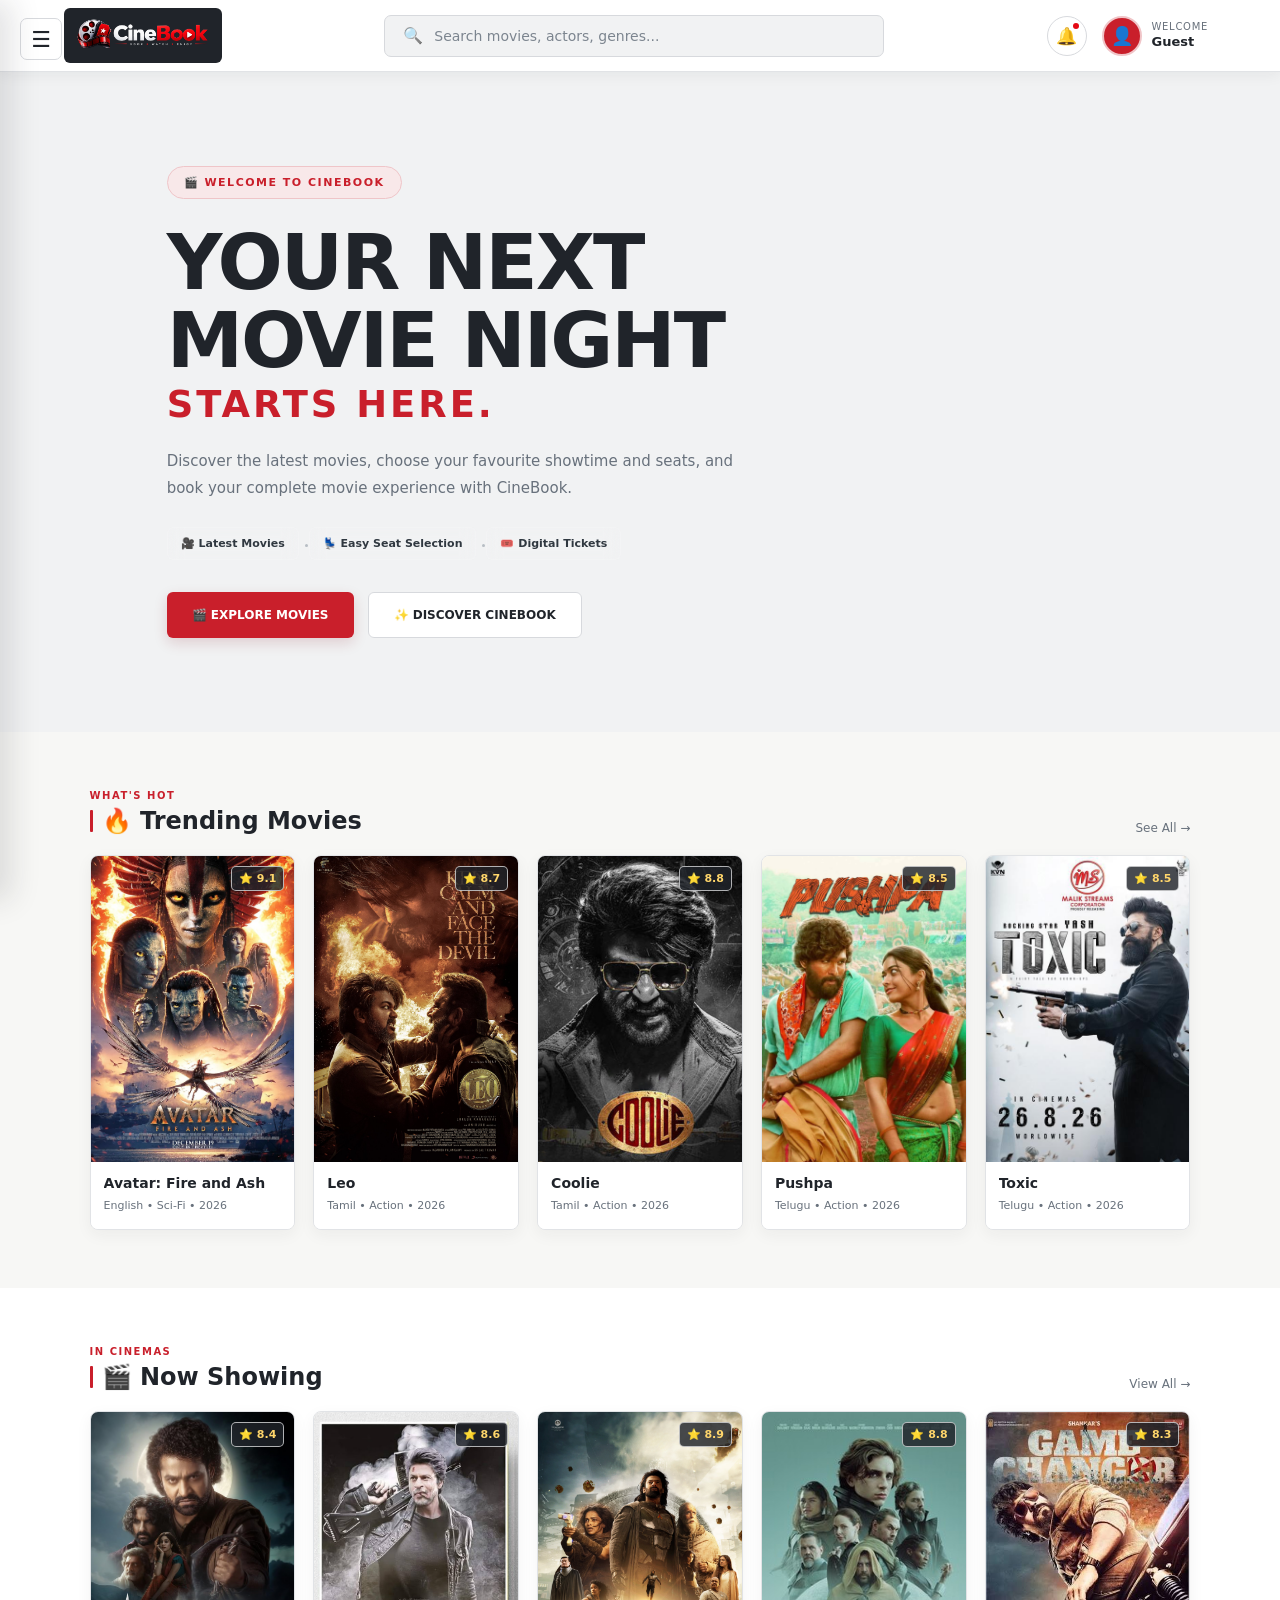
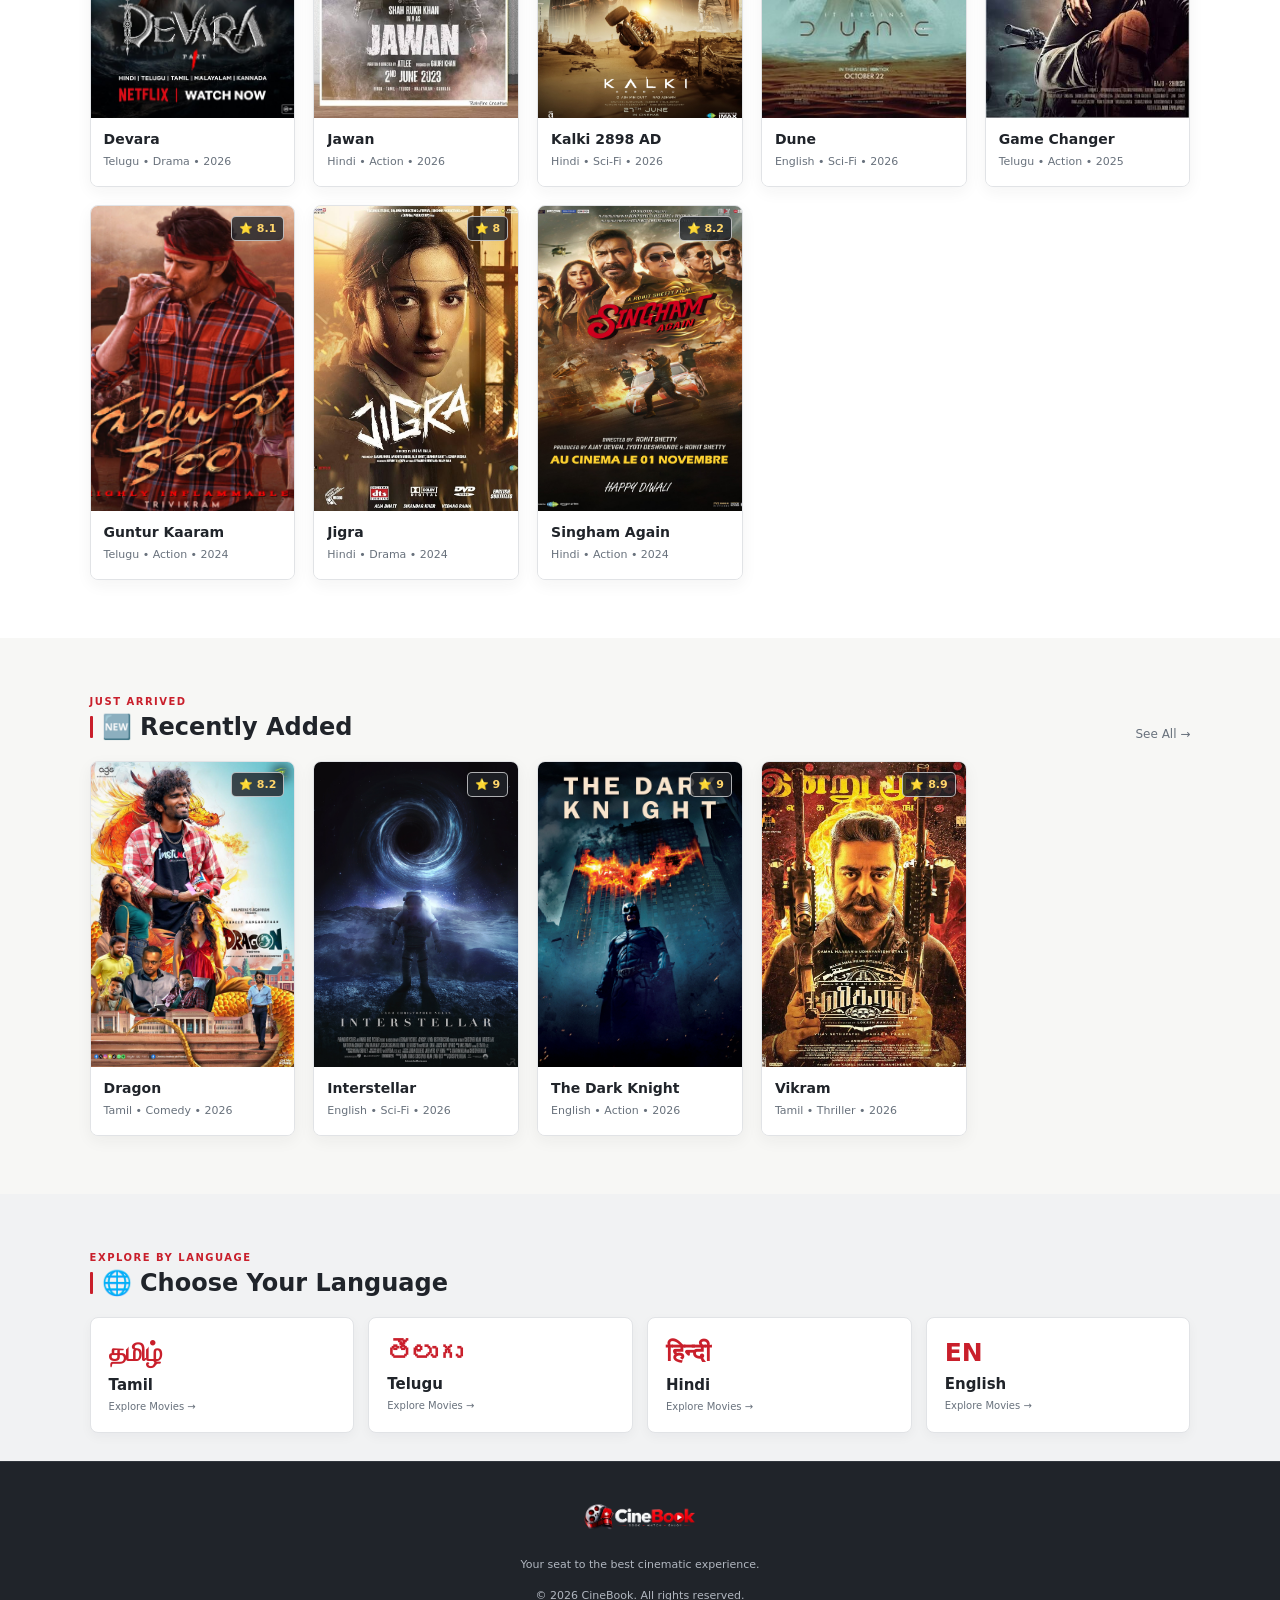
<file: cinebook/index.html>
<!DOCTYPE html>
<html lang="en">

<head>

    <meta charset="UTF-8">

    <meta
        name="viewport"
        content="width=device-width, initial-scale=1.0"
    >

    <title>CineBook | Movie Booking</title>

    <!-- FAVICON -->
    <link
        rel="icon"
        type="image/png"
        href="assests/logos/cinebook-logo.png"
    >

    <!-- MAIN CSS -->
    <link
        rel="stylesheet"
        href="css/style.css"
    >

    <!-- HOME PAGE FIXES -->
    <style>

        /* =========================================
           HOME PAGE
        ========================================== */

        body {
            min-height: 100vh;
            color: #ffffff;
            font-family: Arial, Helvetica, sans-serif;
        }


        /* =========================================
           MENU BUTTON
        ========================================== */

        .menu-button {
            position: fixed;

            top: 18px;
            left: 20px;

            width: 42px;
            height: 42px;

            display: flex;
            align-items: center;
            justify-content: center;

            border: 1px solid rgba(255,255,255,0.12);
            border-radius: 9px;

            background: rgba(7,9,16,0.90);

            color: #ffffff;

            font-size: 22px;

            cursor: pointer;

            z-index: 3000;

            transition: 0.3s ease;
        }


        .menu-button:hover {
            background: #e50914;
            border-color: #e50914;

            transform: translateY(-2px);
        }


        /* =========================================
           SIDEBAR
        ========================================== */

        .sidebar {
            position: fixed;

            top: 0;
            left: 0;

            width: 280px;
            height: 100vh;

            padding: 25px 18px;

            background:
                linear-gradient(
                    180deg,
                    rgba(12,14,23,0.98),
                    rgba(5,7,12,0.98)
                );

            border-right: 1px solid rgba(255,255,255,0.08);

            box-shadow:
                15px 0 50px rgba(0,0,0,0.45);

            backdrop-filter: blur(18px);

            z-index: 2900;

            transform: translateX(-100%);

            transition: transform 0.35s ease;

            overflow-y: auto;
        }


        /* SUPPORT BOTH OLD AND NEW MENU STATES */

        .sidebar.active {
            transform: translateX(0);
        }

        .sidebar.open {
            transform: translateX(0);
            left: 0;
        }


        /* =========================================
           SIDEBAR HEADER
        ========================================== */

        .sidebar-header {
            min-height: 60px;

            display: flex;
            align-items: center;
            justify-content: space-between;

            margin-bottom: 25px;
        }


        /* =========================================
           SIDEBAR LOGO
        ========================================== */

        .sidebar-logo {
            width: 150px;
            height: 45px;

            display: flex;
            align-items: center;

            overflow: hidden;

            text-decoration: none;
        }


        .sidebar-logo img {
            width: 150px !important;
            height: auto !important;

            max-width: 150px !important;
            max-height: 45px !important;

            display: block;

            object-fit: contain;
        }


        /* =========================================
           CLOSE BUTTON
        ========================================== */

        .close-sidebar {
            width: 35px;
            height: 35px;

            border: none;
            border-radius: 8px;

            background: rgba(255,255,255,0.06);

            color: #ffffff;

            font-size: 23px;

            cursor: pointer;

            transition: 0.3s ease;
        }


        .close-sidebar:hover {
            background: #e50914;
        }


        /* =========================================
           SIDEBAR NAVIGATION
        ========================================== */

        .sidebar-nav {
            display: flex;
            flex-direction: column;

            gap: 7px;
        }


        .nav-item {
            min-height: 48px;

            display: flex;
            align-items: center;

            gap: 14px;

            padding: 0 15px;

            border-radius: 9px;

            color: #aeb5c2;

            text-decoration: none;

            transition: 0.25s ease;
        }


        .nav-item span {
            width: 25px;

            text-align: center;

            font-size: 18px;
        }


        .nav-item p {
            margin: 0;

            font-size: 12px;

            font-weight: 700;
        }


        .nav-item:hover {
            background: rgba(229,9,20,0.10);

            color: #ffffff;

            transform: translateX(4px);
        }


        .nav-item.active {
            background: rgba(229,9,20,0.15);

            color: #ffffff;
        }


        /* =========================================
           DIVIDER
        ========================================== */

        .sidebar-divider {
            height: 1px;

            margin: 15px 5px;

            background: rgba(255,255,255,0.08);
        }


        /* =========================================
           SIDEBAR BOTTOM
        ========================================== */

        .sidebar-bottom {
            margin-top: 30px;

            padding: 18px;

            border-radius: 10px;

            background: rgba(255,255,255,0.035);

            text-align: center;
        }


        .sidebar-bottom p {
            color: #687283;

            font-size: 10px;

            line-height: 1.5;

            margin: 0;
        }


        /* =========================================
           OVERLAY
        ========================================== */

        .sidebar-overlay {
            position: fixed;

            inset: 0;

            background: rgba(0,0,0,0.60);

            opacity: 0;

            visibility: hidden;

            z-index: 2800;

            transition: 0.3s ease;
        }


        .sidebar-overlay.active,
        .sidebar-overlay.show {
            opacity: 1;

            visibility: visible;
        }


        /* =========================================
           HOME LOGO
        ========================================== */

        .brand img {
            width: 150px !important;

            height: auto !important;

            max-width: 150px !important;

            object-fit: contain;
        }


        /* =========================================
           HERO
        ========================================== */

        .hero-section {
            position: relative;

            overflow: hidden;
        }


        /* =========================================
           MOBILE
        ========================================== */

        @media (max-width: 600px) {

            .menu-button {
                top: 17px;

                left: 15px;

                width: 40px;
                height: 40px;
            }


            .sidebar {
                width: 260px;
            }


            .sidebar-logo {
                width: 140px;
            }


            .sidebar-logo img {
                width: 140px !important;

                max-width: 140px !important;
            }

        }

    </style>

</head>


<body>


    <!-- =========================================
         SIDEBAR
    ========================================== -->

    <aside
        class="sidebar"
        id="sidebar"
    >

        <div class="sidebar-header">

            <!-- SMALL CINEBOOK LOGO -->

            <a
                href="index.html"
                class="sidebar-logo"
            >

                <img
                    src="assests/logos/cinebook-logo.png"
                    alt="CineBook Logo"
                >

            </a>


            <!-- CLOSE BUTTON -->

            <button
                class="close-sidebar"
                id="closeSidebar"
                type="button"
                aria-label="Close menu"
            >
                ×
            </button>

        </div>


        <!-- =====================================
             NAVIGATION
        ====================================== -->

        <nav class="sidebar-nav">


            <!-- HOME -->

            <a
                href="index.html"
                class="nav-item active"
            >

                <span>🏠</span>

                <p>Home</p>

            </a>


            <!-- MOVIES -->

            <a
                href="movies.html"
                class="nav-item"
            >

                <span>🎬</span>

                <p>Movies</p>

            </a>


            <!-- TRENDING -->

            <a
                href="index.html#trending"
                class="nav-item"
            >

                <span>🔥</span>

                <p>Trending</p>

            </a>


            <!-- RECENTLY ADDED -->

            <a
                href="index.html#recent"
                class="nav-item"
            >

                <span>🆕</span>

                <p>Recently Added</p>

            </a>


            <!-- LANGUAGES -->

            <a
                href="index.html#languages"
                class="nav-item"
            >

                <span>🌐</span>

                <p>Languages</p>

            </a>


            <!-- DIVIDER -->

            <div class="sidebar-divider"></div>


            <!-- PROFILE -->

            <a
                href="profile.html"
                class="nav-item"
            >

                <span>👤</span>

                <p>Profile</p>

            </a>


            <!-- LOGOUT -->

            <a
                href="#"
                class="nav-item"
                id="logoutButton"
            >

                <span>🚪</span>

                <p>Logout</p>

            </a>


        </nav>


        <!-- =====================================
             SIDEBAR BOTTOM
        ====================================== -->

        <div class="sidebar-bottom">

            <p>
                Enjoy your movie night 🍿
            </p>

        </div>


    </aside>


    <!-- =========================================
         SIDEBAR OVERLAY
    ========================================== -->

    <div
        class="sidebar-overlay"
        id="sidebarOverlay"
    ></div>


    <!-- =========================================
         MAIN CONTENT
    ========================================== -->

    <main class="main-content">


        <!-- =========================================
             HEADER
        ========================================== -->

        <header class="top-header">


            <div class="header-left">


                <!-- MENU BUTTON -->

                <button
                    class="menu-button"
                    id="menuButton"
                    type="button"
                    aria-label="Open menu"
                >

                    ☰

                </button>


                <!-- CINEBOOK LOGO -->

                <a
                    href="index.html"
                    class="brand"
                >

                    <img
                        src="assests/logos/cinebook-logo.png"
                        alt="CineBook Logo"
                    >

                </a>


            </div>


            <!-- =====================================
                 SEARCH
            ====================================== -->

            <div class="search-container">


                <span class="search-icon">
                    🔍
                </span>


                <input
                    type="text"
                    id="movieSearch"
                    placeholder="Search movies, actors, genres..."
                    autocomplete="off"
                >


                <div
                    class="search-results"
                    id="searchResults"
                ></div>


            </div>


            <!-- =====================================
                 PROFILE / NOTIFICATION
            ====================================== -->

            <div class="header-right">


                <button
                    class="notification-button"
                    type="button"
                >

                    🔔

                </button>


                <a
                    href="profile.html"
                    class="profile-button"
                >


                    <div class="profile-avatar">

                        👤

                    </div>


                    <div class="profile-info">

                        <span>
                            Welcome
                        </span>

                        <strong id="userName">
                            Movie Lover
                        </strong>

                    </div>


                </a>


            </div>


        </header>


        <!-- =========================================
             HERO - CINEBOOK EXPERIENCE
        ========================================== -->

        <section class="hero-section">


            <div class="hero-background">

                <div class="hero-gradient"></div>

            </div>


            <div class="hero-content">


                <!-- BADGE -->

                <div class="hero-badge">

                    🎬 WELCOME TO CINEBOOK

                </div>


                <!-- TITLE -->

                <h1 class="hero-title">

                    YOUR NEXT MOVIE NIGHT

                    <span>
                        STARTS HERE.
                    </span>

                </h1>


                <!-- DESCRIPTION -->

                <p class="hero-description">

                    Discover the latest movies, choose your favourite
                    showtime and seats, and book your complete movie
                    experience with CineBook.

                </p>


                <!-- FEATURES -->

                <div class="hero-meta">


                    <span>
                        🎥 Latest Movies
                    </span>


                    <span>
                        💺 Easy Seat Selection
                    </span>


                    <span>
                        🎟️ Digital Tickets
                    </span>


                </div>


                <!-- BUTTONS -->

                <div class="hero-buttons">


                    <a
                        href="movies.html"
                        class="primary-button"
                    >

                        🎬 EXPLORE MOVIES

                    </a>


                    <button
                        type="button"
                        class="secondary-button"
                        id="discoverCinebookButton"
                    >

                        ✨ DISCOVER CINEBOOK

                    </button>


                </div>


            </div>


        </section>


        <!-- =========================================
             TRENDING MOVIES
        ========================================== -->

        <section
            class="movie-section"
            id="trending"
        >


            <div class="section-header">


                <div>

                    <p class="section-label">

                        WHAT'S HOT

                    </p>


                    <h2>

                        🔥 Trending Movies

                    </h2>

                </div>


                <a
                    href="movies.html"
                    class="see-all"
                >

                    See All →

                </a>


            </div>


            <div
                class="movie-grid"
                id="trendingMovies"
            ></div>


        </section>


        <!-- =========================================
             NOW SHOWING
        ========================================== -->

        <section
            class="movie-section"
        >


            <div class="section-header">


                <div>

                    <p class="section-label">

                        IN CINEMAS

                    </p>


                    <h2>

                        🎬 Now Showing

                    </h2>

                </div>


                <a
                    href="movies.html"
                    class="see-all"
                >

                    View All →

                </a>


            </div>


            <div
                class="movie-grid"
                id="nowShowingMovies"
            ></div>


        </section>


        <!-- =========================================
             RECENTLY ADDED
        ========================================== -->

        <section
            class="movie-section"
            id="recent"
        >


            <div class="section-header">


                <div>

                    <p class="section-label">

                        JUST ARRIVED

                    </p>


                    <h2>

                        🆕 Recently Added

                    </h2>

                </div>


                <a
                    href="movies.html"
                    class="see-all"
                >

                    See All →

                </a>


            </div>


            <div
                class="movie-grid"
                id="recentMovies"
            ></div>


        </section>


        <!-- =========================================
             LANGUAGES
        ========================================== -->

        <section
            class="language-section"
            id="languages"
        >


            <div class="section-header">


                <div>

                    <p class="section-label">

                        EXPLORE BY LANGUAGE

                    </p>


                    <h2>

                        🌐 Choose Your Language

                    </h2>

                </div>


            </div>


            <div class="language-grid">


                <!-- TAMIL -->

                <a
                    href="movies.html?language=Tamil"
                    class="language-card"
                    data-language="Tamil"
                >

                    <span>
                        தமிழ்
                    </span>

                    <strong>
                        Tamil
                    </strong>

                    <small>
                        Explore Movies →
                    </small>

                </a>


                <!-- TELUGU -->

                <a
                    href="movies.html?language=Telugu"
                    class="language-card"
                    data-language="Telugu"
                >

                    <span>
                        తెలుగు
                    </span>

                    <strong>
                        Telugu
                    </strong>

                    <small>
                        Explore Movies →
                    </small>

                </a>


                <!-- HINDI -->

                <a
                    href="movies.html?language=Hindi"
                    class="language-card"
                    data-language="Hindi"
                >

                    <span>
                        हिन्दी
                    </span>

                    <strong>
                        Hindi
                    </strong>

                    <small>
                        Explore Movies →
                    </small>

                </a>


                <!-- ENGLISH -->

                <a
                    href="movies.html?language=English"
                    class="language-card"
                    data-language="English"
                >

                    <span>
                        EN
                    </span>

                    <strong>
                        English
                    </strong>

                    <small>
                        Explore Movies →
                    </small>

                </a>


            </div>


        </section>



        <!-- =========================================
             CINEBOOK EXPERIENCE POPUP
        ========================================== -->

        <div
            class="cinebook-modal"
            id="cinebookModal"
        >


            <!-- OVERLAY -->

            <div
                class="cinebook-modal-overlay"
                id="cinebookModalOverlay"
            ></div>


            <!-- MODAL CONTENT -->

            <div class="cinebook-modal-content">


                <!-- CLOSE -->

                <button
                    type="button"
                    class="cinebook-modal-close"
                    id="cinebookModalClose"
                >

                    ×

                </button>


                <!-- HEADER -->

                <div class="cinebook-modal-header">


                    <span class="cinebook-modal-label">

                        ✨ THE CINEBOOK EXPERIENCE

                    </span>


                    <h2>

                        YOUR COMPLETE

                        <span>
                            MOVIE EXPERIENCE
                        </span>

                    </h2>


                    <p>

                        From discovering your favourite movie
                        to receiving your digital ticket,
                        CineBook makes your movie night simple,
                        smooth and enjoyable.

                    </p>


                </div>


                <!-- =====================================
                     FEATURES
                ====================================== -->

                <div class="cinebook-experience-grid">


                    <!-- FEATURE 1 -->

                    <div class="experience-card">


                        <div class="experience-icon">
                            🎬
                        </div>


                        <h3>
                            Discover Movies
                        </h3>


                        <p>
                            Explore trending, latest and
                            recently added movies.
                        </p>


                    </div>


                    <!-- FEATURE 2 -->

                    <div class="experience-card">


                        <div class="experience-icon">
                            🏢
                        </div>


                        <h3>
                            Choose Theatre
                        </h3>


                        <p>
                            Select your preferred theatre
                            and convenient showtime.
                        </p>


                    </div>


                    <!-- FEATURE 3 -->

                    <div class="experience-card">


                        <div class="experience-icon">
                            💺
                        </div>


                        <h3>
                            Select Your Seat
                        </h3>


                        <p>
                            Pick your favourite available
                            seats for the movie.
                        </p>


                    </div>


                    <!-- FEATURE 4 -->

                    <div class="experience-card">


                        <div class="experience-icon">
                            💳
                        </div>


                        <h3>
                            Easy Payment
                        </h3>


                        <p>
                            Complete your movie booking
                            through a simple payment process.
                        </p>


                    </div>


                    <!-- FEATURE 5 -->

                    <div class="experience-card">


                        <div class="experience-icon">
                            🎟️
                        </div>


                        <h3>
                            Digital Ticket
                        </h3>


                        <p>
                            Receive your booking confirmation
                            and digital movie ticket.
                        </p>


                    </div>


                    <!-- FEATURE 6 -->

                    <div class="experience-card">


                        <div class="experience-icon">
                            🍿
                        </div>


                        <h3>
                            Enjoy Your Movie
                        </h3>


                        <p>
                            Sit back, relax and enjoy
                            your cinematic experience.
                        </p>


                    </div>


                </div>


                <!-- =====================================
                     HOW IT WORKS
                ====================================== -->

                <div class="cinebook-how-it-works">


                    <span>
                        HOW IT WORKS
                    </span>


                    <div class="experience-steps">


                        <!-- 01 -->

                        <div>

                            <strong>
                                01
                            </strong>

                            <p>
                                Discover
                            </p>

                        </div>


                        <!-- 02 -->

                        <div>

                            <strong>
                                02
                            </strong>

                            <p>
                                Select
                            </p>

                        </div>


                        <!-- 03 -->

                        <div>

                            <strong>
                                03
                            </strong>

                            <p>
                                Choose Seat
                            </p>

                        </div>


                        <!-- 04 -->

                        <div>

                            <strong>
                                04
                            </strong>

                            <p>
                                Pay
                            </p>

                        </div>


                        <!-- 05 -->

                        <div>

                            <strong>
                                05
                            </strong>

                            <p>
                                Enjoy
                            </p>

                        </div>


                    </div>


                </div>


                <!-- START BOOKING -->

                <div class="cinebook-modal-action">


                    <a
                        href="movies.html"
                        class="cinebook-start-button"
                    >

                        🎟️ START BOOKING

                    </a>


                </div>


            </div>


        </div>


        <!-- =========================================
             FOOTER
        ========================================== -->

        <footer class="footer">


            <div class="footer-logo">


                <img
                    src="assests/logos/cinebook-logo.png"
                    alt="CineBook Logo"
                >


            </div>


            <p>

                Your seat to the best cinematic experience.

            </p>


            <p class="copyright">

                © 2026 CineBook. All rights reserved.

            </p>


        </footer>


    </main>


    <!-- =========================================
         JAVASCRIPT
    ========================================== -->

    <script src="data/movies.js"></script>

    <script src="js/auth.js"></script>

    <script src="js/app.js"></script>


    <!-- =========================================
         SIDEBAR JAVASCRIPT
    ========================================== -->

    <script>

        const menuButton =
            document.getElementById("menuButton");

        const sidebar =
            document.getElementById("sidebar");

        const closeSidebar =
            document.getElementById("closeSidebar");

        const sidebarOverlay =
            document.getElementById("sidebarOverlay");


        /* =========================================
           OPEN MENU
        ========================================== */

        menuButton.addEventListener(
            "click",
            function () {

                sidebar.classList.add("active");

                sidebarOverlay.classList.add("active");

            }
        );


        /* =========================================
           CLOSE MENU
        ========================================== */

        closeSidebar.addEventListener(
            "click",
            function () {

                sidebar.classList.remove("active");

                sidebar.classList.remove("open");

                sidebarOverlay.classList.remove("active");

                sidebarOverlay.classList.remove("show");

            }
        );


        /* =========================================
           CLICK OUTSIDE
        ========================================== */

        sidebarOverlay.addEventListener(
            "click",
            function () {

                sidebar.classList.remove("active");

                sidebar.classList.remove("open");

                sidebarOverlay.classList.remove("active");

                sidebarOverlay.classList.remove("show");

            }
        );


        /* =========================================
           ESCAPE KEY
        ========================================== */

        document.addEventListener(
            "keydown",
            function (event) {

                if (event.key === "Escape") {

                    sidebar.classList.remove("active");

                    sidebar.classList.remove("open");

                    sidebarOverlay.classList.remove("active");

                    sidebarOverlay.classList.remove("show");

                }

            }
        );


        /* =========================================
           CLOSE SIDEBAR AFTER NAVIGATION
        ========================================== */

        document.querySelectorAll(".sidebar .nav-item").forEach(
            function (item) {

                item.addEventListener(
                    "click",
                    function () {

                        sidebar.classList.remove("active");

                        sidebar.classList.remove("open");

                        sidebarOverlay.classList.remove("active");

                        sidebarOverlay.classList.remove("show");

                    }
                );

            }
        );

    </script>


</body>

</html>
</file>
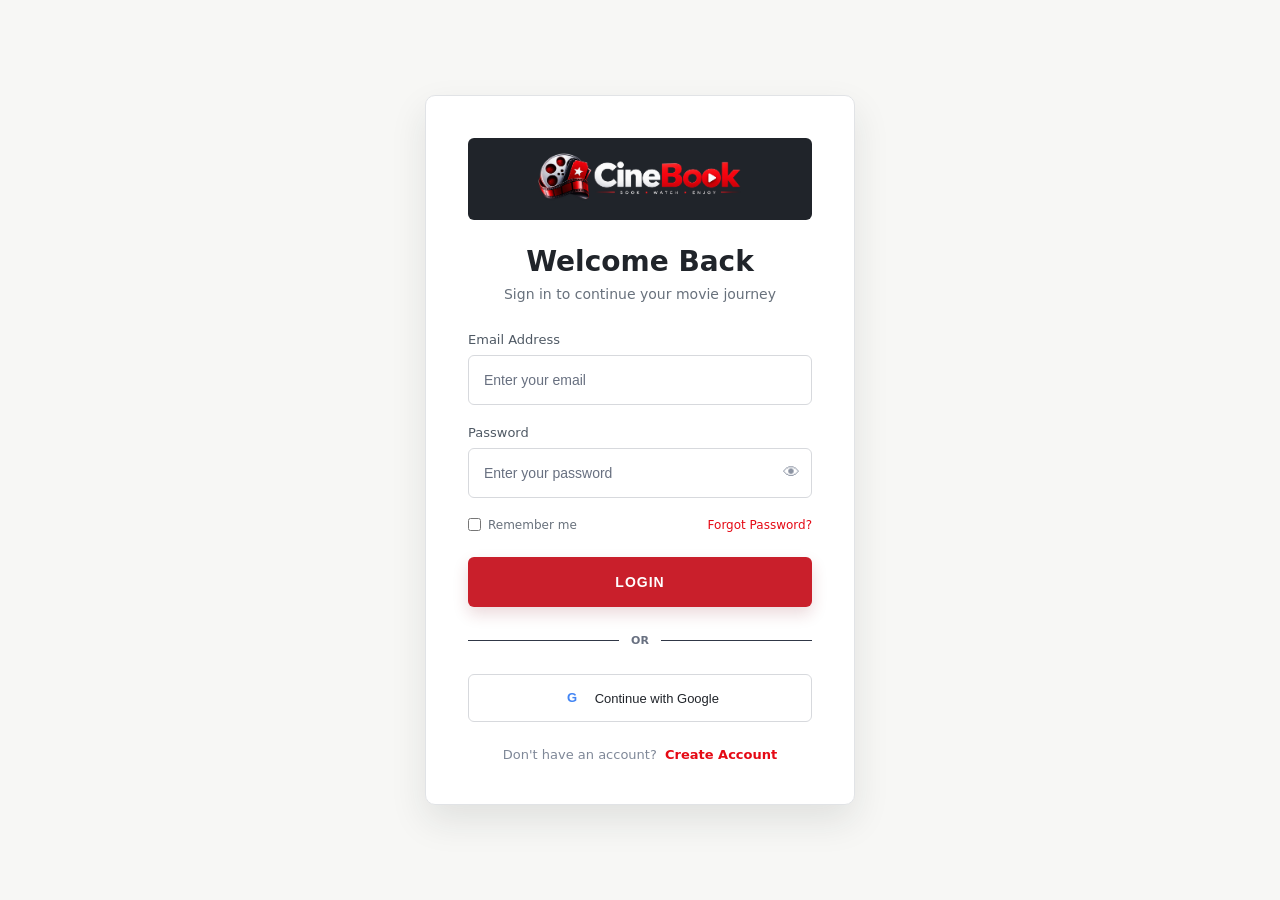
<file: cinebook/login.html>
<!DOCTYPE html>
<html lang="en">
<head>
    <meta charset="UTF-8">
    <meta name="viewport" content="width=device-width, initial-scale=1.0">

    <title>CineBook | Login</title>
    <link rel="icon" type="image/png" href="assests/logos/cinebook-logo.png">

    <link rel="stylesheet" href="css/login.css">

</head>

<body>

    <main class="login-page">

        <!-- Cinematic background -->
        <div class="background"></div>
        <div class="background-overlay"></div>

        <!-- Login section -->
        <section class="login-container">
            <!-- Logo -->
             <div class="logo">
                <img
                src="assests/logos/cinebook-logo.png"
                alt="CineBook Logo">
            </div>

            <h2>Welcome Back</h2>

            <p class="welcome-text">
                Sign in to continue your movie journey
            </p>

            <!-- Login Form -->
            <form id="loginForm">

                <div class="input-group">
                    <label for="email">Email Address</label>

                    <input
                        type="email"
                        id="email"
                        placeholder="Enter your email"
                        required
                    >
                </div>

                <div class="input-group">
                    <label for="password">Password</label>

                    <div class="password-wrapper">

                        <input
                            type="password"
                            id="password"
                            placeholder="Enter your password"
                            required
                        >

                        <button
                            type="button"
                            id="togglePassword"
                            class="eye-button"
                        >
                            👁
                        </button>

                    </div>
                </div>

                <div class="login-options">

                    <label class="remember-me">
                        <input type="checkbox">
                        <span>Remember me</span>
                    </label>

                    <a href="#" class="forgot-password">
                        Forgot Password?
                    </a>

                </div>

                <button type="submit" class="login-button">
                    LOGIN
                </button>

            </form>

            <!-- Divider -->
            <div class="divider">
                <span></span>
                <p>OR</p>
                <span></span>
            </div>

            <!-- Google -->
            <button class="google-button" type="button">
                <span class="google-icon">G</span>
                Continue with Google
            </button>

            <!-- Signup -->
            <p class="signup-text">
                Don't have an account?
                <a href="signup.html">Create Account</a>
            </p>

        </section>

    </main>

    <script src="js/auth.js"></script>

<script>

    // Password visibility

    const passwordInput =
        document.getElementById("password");

    const togglePassword =
        document.getElementById("togglePassword");


    togglePassword.addEventListener("click", function () {

        if (passwordInput.type === "password") {

            passwordInput.type = "text";
            togglePassword.textContent = "🙈";

        } else {

            passwordInput.type = "password";
            togglePassword.textContent = "👁";

        }

    });


    // LOGIN

    document
        .getElementById("loginForm")
        .addEventListener("submit", function(event) {

            event.preventDefault();


            const email =
                document
                .getElementById("email")
                .value
                .trim();

            const password =
                document
                .getElementById("password")
                .value;


            const result =
                loginUser(email, password);


            if (result.success) {

    alert("Welcome to CineBook! 🎬");


    const bookingAfterLogin =
        localStorage.getItem(
            "bookingAfterLogin"
        );


    if (bookingAfterLogin === "true") {

        localStorage.removeItem(
            "bookingAfterLogin"
        );

        window.location.href =
            "booking.html";

    } else {

        window.location.href =
            "index.html";

    }


} else {

    alert(result.message);

}

        });

</script>
</body>
</html>
</file>
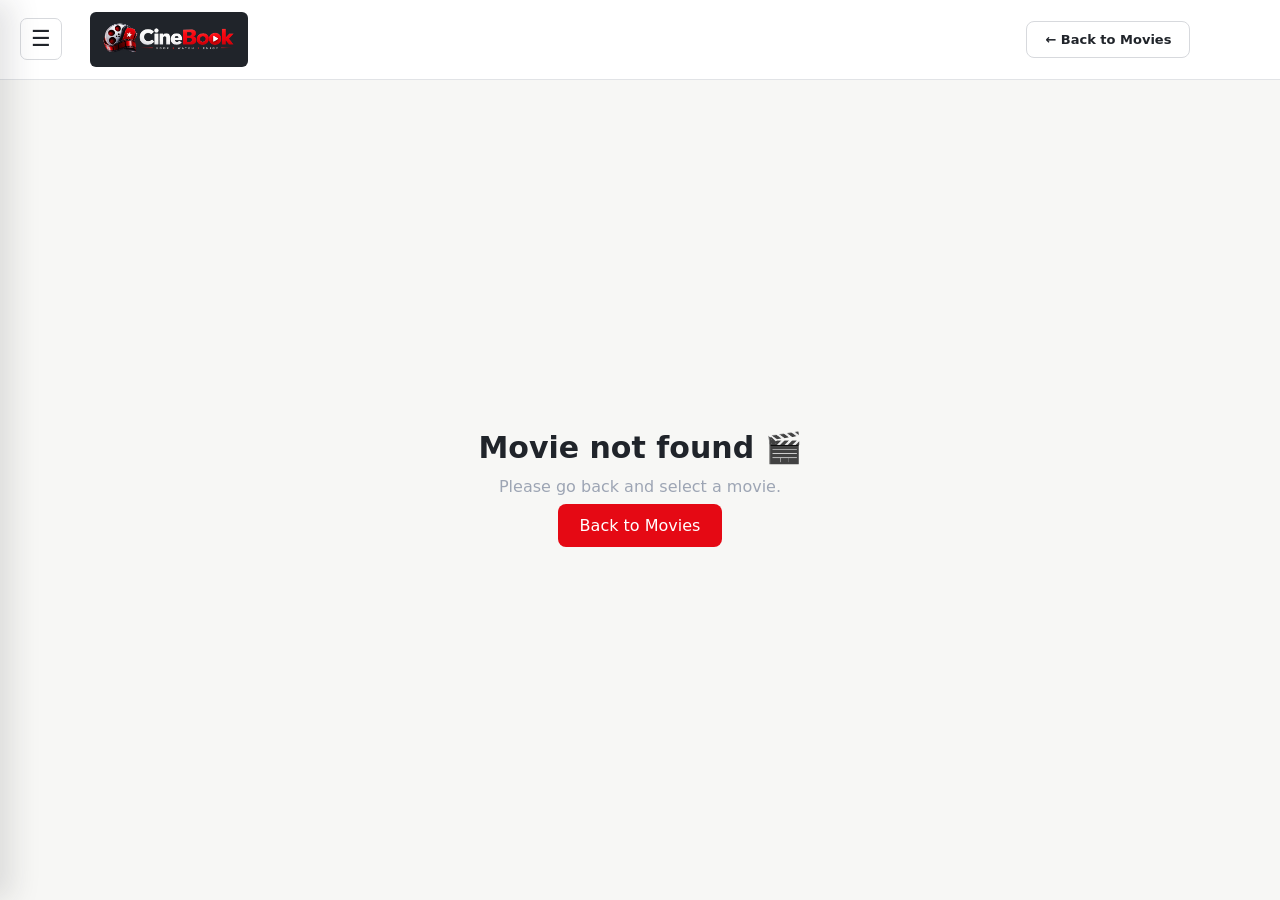
<file: cinebook/movie-details.html>
<!DOCTYPE html>
<html lang="en">

<head>
    <meta charset="UTF-8">

    <meta name="viewport"
          content="width=device-width, initial-scale=1.0">

    <title>CineBook | Movie Details</title>
    <link rel="icon" type="image/png" href="assests/logos/cinebook-logo.png">

    <link rel="stylesheet"
          href="css/details.css">

</head>

<body>
    <button class="menu-button" id="menuButton" type="button">☰</button>

<aside class="sidebar" id="sidebar">

    <div class="sidebar-header">

        <div class="sidebar-logo">
            <img src="assests/logos/cinebook-logo.png" alt="CineBook Logo">
        </div>

        <button class="close-sidebar" id="closeSidebar" type="button">
            ×
        </button>

    </div>

    <nav class="sidebar-nav">

        <a href="index.html" class="nav-item">
            <span>🏠</span>
            <p>Home</p>
        </a>

        <a href="movies.html" class="nav-item">
            <span>🎬</span>
            <p>Movies</p>
        </a>

        <a href="index.html#trending" class="nav-item">
            <span>🔥</span>
            <p>Trending</p>
        </a>

        <a href="index.html#recent" class="nav-item">
            <span>🆕</span>
            <p>Recently Added</p>
        </a>

        <a href="index.html#languages" class="nav-item">
            <span>🌐</span>
            <p>Languages</p>
        </a>

        <div class="sidebar-divider"></div>

        <a href="profile.html" class="nav-item">
            <span>👤</span>
            <p>Profile</p>
        </a>

        <a href="#" class="nav-item" id="movieDetailsLogoutButton">
            <span>🚪</span>
            <p>Logout</p>
        </a>

    </nav>

    <div class="sidebar-bottom">
        <p>Enjoy your movie night 🍿</p>
    </div>

</aside>

<div class="sidebar-overlay" id="sidebarOverlay"></div>

    <!-- Header -->
    <header class="details-header">
        <a href="index.html" class="brand">
    <img
        src="assests/logos/cinebook-logo.png"
        alt="CineBook Logo"
    >
</a>
       

        <a href="index.html" class="back-button">
            ← Back to Movies
        </a>

    </header>


    <!-- Movie Details -->
    <main class="movie-details-page">

        <div id="movieDetails" class="movie-details-container">

            <!-- Movie details will be loaded here by JavaScript -->

        </div>

    </main>


    <!-- JavaScript -->
    <script src="data/movies.js"></script>
    <script src="js/details.js"></script>
    <script src="data/movies.js"></script>
<script src="js/details.js"></script>

<script>

const menuButton = document.getElementById("menuButton");
const sidebar = document.getElementById("sidebar");
const closeSidebar = document.getElementById("closeSidebar");
const sidebarOverlay = document.getElementById("sidebarOverlay");

menuButton.addEventListener("click", function () {
    sidebar.classList.add("active");
    sidebarOverlay.classList.add("active");
});

closeSidebar.addEventListener("click", function () {
    sidebar.classList.remove("active");
    sidebarOverlay.classList.remove("active");
});

sidebarOverlay.addEventListener("click", function () {
    sidebar.classList.remove("active");
    sidebarOverlay.classList.remove("active");
});

</script>

</body>
</html>

</body>

</html>
</file>
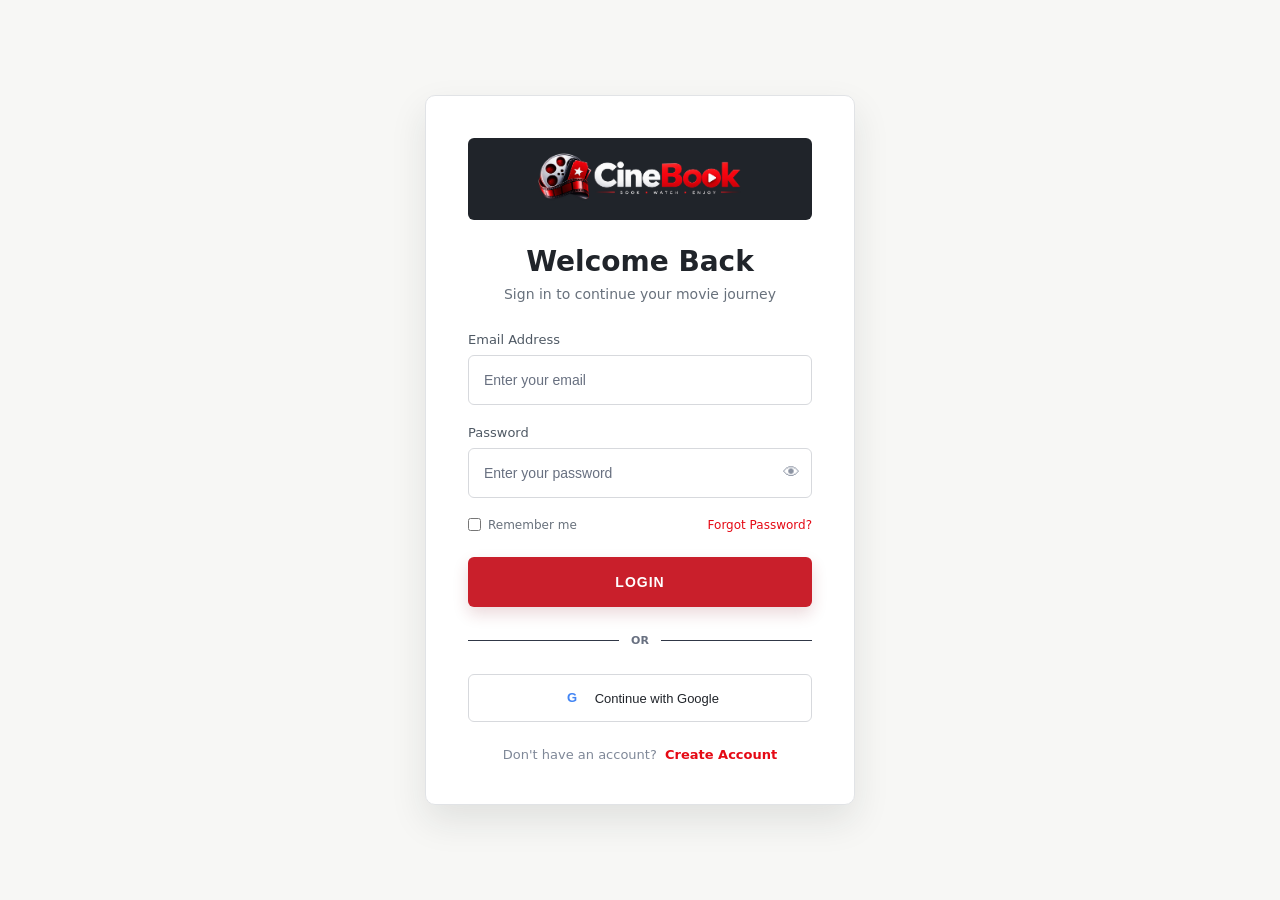
<file: cinebook/profile.html>
<!DOCTYPE html>
<html lang="en">

<head>

    <meta charset="UTF-8">

    <meta name="viewport"
          content="width=device-width, initial-scale=1.0">

    <title>CineBook | My Account</title>
    <link rel="icon" type="image/png" href="assests/logos/cinebook-logo.png">
    <link rel="stylesheet" href="css/profile.css">

</head>

<body>

    <!-- HEADER -->

    <header class="profile-header">

        <a href="index.html" class="profile-logo">
            🎬 Cine<span>Book</span>
        </a>

        <a href="index.html" class="back-home">
            ← Back to Home
        </a>

    </header>


    <!-- PROFILE PAGE -->

    <main class="profile-page">

        <div class="profile-container">


            <!-- PROFILE HEADING -->

            <div class="profile-heading">

                <span>MY ACCOUNT</span>

                <h1>
                    Welcome, <strong id="profileName">User</strong> 👋
                </h1>

                <p>
                    Manage your CineBook account and bookings.
                </p>

            </div>


            <!-- PROFILE CARD -->

            <section class="profile-card">

                <div class="profile-avatar" id="profileAvatar">
                    U
                </div>


                <div class="profile-info">

                    <span>
                        ACCOUNT DETAILS
                    </span>

                    <h2 id="profileFullName">
                        User
                    </h2>

                    <p id="profileEmail">
                        user@example.com
                    </p>

                </div>


                <button
                    type="button"
                    id="logoutButton"
                    class="logout-button">

                    LOGOUT

                </button>

            </section>


            <!-- ACCOUNT OPTIONS -->

            <section class="account-section">

                <h2>
                    My Account
                </h2>


                <div class="account-grid">


                    <!-- MY BOOKINGS -->

                    <button
                        type="button"
                        class="account-card"
                        id="myBookingsButton">

                        <span class="account-icon">
                            🎟️
                        </span>

                        <div>

                            <strong>
                                My Bookings
                            </strong>

                            <small>
                                View your movie tickets
                            </small>

                        </div>

                        <span class="arrow">
                            →
                        </span>

                    </button>


                    <!-- PERSONAL DETAILS -->

                    <button
                        type="button"
                        class="account-card"
                        id="personalDetailsButton">

                        <span class="account-icon">
                            👤
                        </span>

                        <div>

                            <strong>
                                Personal Details
                            </strong>

                            <small>
                                View your account information
                            </small>

                        </div>

                        <span class="arrow">
                            →
                        </span>

                    </button>


                    <!-- HELP -->

                    <button
                        type="button"
                        class="account-card"
                        id="helpButton">

                        <span class="account-icon">
                            ❓
                        </span>

                        <div>

                            <strong>
                                Help & Support
                            </strong>

                            <small>
                                Get help with CineBook
                            </small>

                        </div>

                        <span class="arrow">
                            →
                        </span>

                    </button>


                    <!-- LOGOUT -->

                    <button
                        type="button"
                        class="account-card"
                        id="logoutCardButton">

                        <span class="account-icon">
                            🚪
                        </span>

                        <div>

                            <strong>
                                Sign Out
                            </strong>

                            <small>
                                Logout from CineBook
                            </small>

                        </div>

                        <span class="arrow">
                            →
                        </span>

                    </button>


                </div>

            </section>


            <!-- BOOKING HISTORY -->

            <section class="booking-history">

                <div class="history-heading">

                    <div>

                        <span>
                            YOUR ACTIVITY
                        </span>

                        <h2>
                            Recent Bookings
                        </h2>

                    </div>

                </div>


                <div
                    id="bookingHistory"
                    class="booking-history-list">

                    <div class="empty-bookings">

                        <div>
                            🎬
                        </div>

                        <h3>
                            No bookings yet
                        </h3>

                        <p>
                            Your movie bookings will appear here.
                        </p>

                        <a href="index.html">
                            Browse Movies
                        </a>

                    </div>

                </div>

            </section>


        </div>

    </main>


    <script src="js/profile.js"></script>

</body>

</html>
</file>
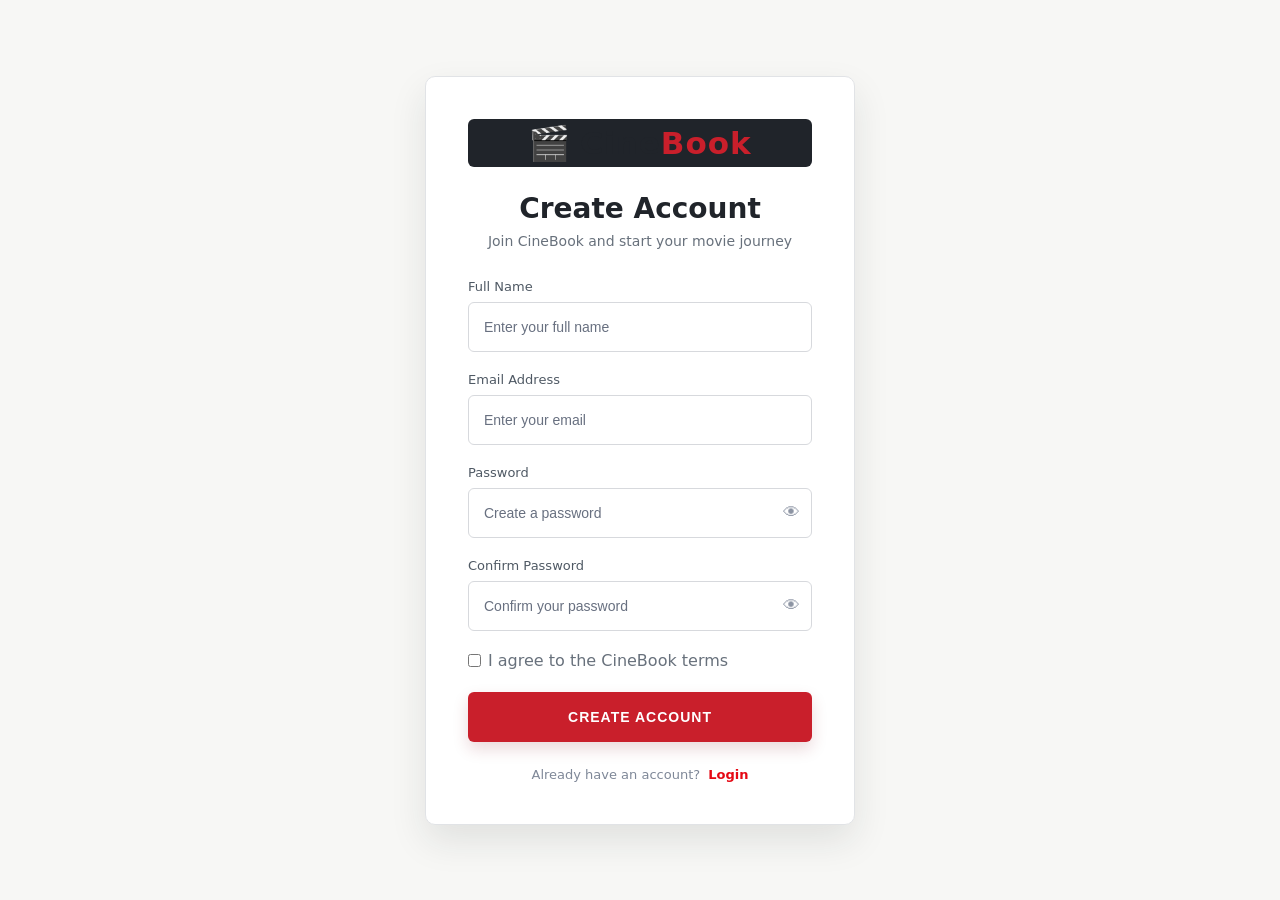
<file: cinebook/signup.html>
<!DOCTYPE html>
<html lang="en">
<head>
    <meta charset="UTF-8">
    <meta name="viewport" content="width=device-width, initial-scale=1.0">

    <title>CineBook | Create Account</title>
    <link rel="icon" type="image/png" href="assests/logos/cinebook-logo.png">
    <link rel="stylesheet" href="css/login.css">

</head>

<body>

    <main class="login-page">

        <div class="background"></div>
        <div class="background-overlay"></div>

        <section class="login-container">

            <!-- Logo -->
            <div class="logo">
                <div class="logo-icon">🎬</div>

                <h1>Cine<span>Book</span></h1>
            </div>

            <h2>Create Account</h2>

            <p class="welcome-text">
                Join CineBook and start your movie journey
            </p>


            <!-- Signup Form -->
            <form id="signupForm">

                <!-- Full Name -->
                <div class="input-group">

                    <label for="name">
                        Full Name
                    </label>

                    <input
                        type="text"
                        id="name"
                        placeholder="Enter your full name"
                        required
                    >

                </div>


                <!-- Email -->
                <div class="input-group">

                    <label for="signupEmail">
                        Email Address
                    </label>

                    <input
                        type="email"
                        id="signupEmail"
                        placeholder="Enter your email"
                        required
                    >

                </div>


                <!-- Password -->
                <div class="input-group">

                    <label for="signupPassword">
                        Password
                    </label>

                    <div class="password-wrapper">

                        <input
                            type="password"
                            id="signupPassword"
                            placeholder="Create a password"
                            minlength="6"
                            required
                        >

                        <button
                            type="button"
                            id="toggleSignupPassword"
                            class="eye-button"
                        >
                            👁
                        </button>

                    </div>

                </div>


                <!-- Confirm Password -->
                <div class="input-group">

                    <label for="confirmPassword">
                        Confirm Password
                    </label>

                    <div class="password-wrapper">

                        <input
                            type="password"
                            id="confirmPassword"
                            placeholder="Confirm your password"
                            minlength="6"
                            required
                        >

                        <button
                            type="button"
                            id="toggleConfirmPassword"
                            class="eye-button"
                        >
                            👁
                        </button>

                    </div>

                </div>


                <!-- Terms -->
                <label class="remember-me">
                    <input
                        type="checkbox"
                        id="terms"
                        required
                    >

                    <span>
                        I agree to the CineBook terms
                    </span>
                </label>


                <!-- Create Account -->
                <button
                    type="submit"
                    class="login-button"
                    style="margin-top: 22px;"
                >
                    CREATE ACCOUNT
                </button>

            </form>


            <!-- Login link -->
            <p class="signup-text">

                Already have an account?

                <a href="login.html">
                    Login
                </a>

            </p>

        </section>

    </main>


    <script>

        // Password visibility

        const signupPassword =
            document.getElementById("signupPassword");

        const confirmPassword =
            document.getElementById("confirmPassword");


        const toggleSignupPassword =
            document.getElementById("toggleSignupPassword");

        const toggleConfirmPassword =
            document.getElementById("toggleConfirmPassword");


        toggleSignupPassword.addEventListener("click", function () {

            if (signupPassword.type === "password") {

                signupPassword.type = "text";

                toggleSignupPassword.textContent = "🙈";

            } else {

                signupPassword.type = "password";

                toggleSignupPassword.textContent = "👁";

            }

        });


        toggleConfirmPassword.addEventListener("click", function () {

            if (confirmPassword.type === "password") {

                confirmPassword.type = "text";

                toggleConfirmPassword.textContent = "🙈";

            } else {

                confirmPassword.type = "password";

                toggleConfirmPassword.textContent = "👁";

            }

        });


        // Signup

        document
            .getElementById("signupForm")
            .addEventListener("submit", function (event) {

                event.preventDefault();


                const name =
                    document.getElementById("name").value.trim();

                const email =
                    document.getElementById("signupEmail").value.trim();

                const password =
                    document.getElementById("signupPassword").value;

                const confirmPasswordValue =
                    document.getElementById("confirmPassword").value;


                // Password check

                if (password !== confirmPasswordValue) {

                    alert("Passwords do not match!");

                    return;

                }


                // Save user for frontend demo

                const user = {

                    name: name,

                    email: email,

                    password: password

                };


                localStorage.setItem(
                    "cinebookUser",
                    JSON.stringify(user)
                );


                alert(
                    "Account created successfully! 🎬"
                );


                window.location.href = "login.html";

            });

    </script>

</body>
</html>
</file>
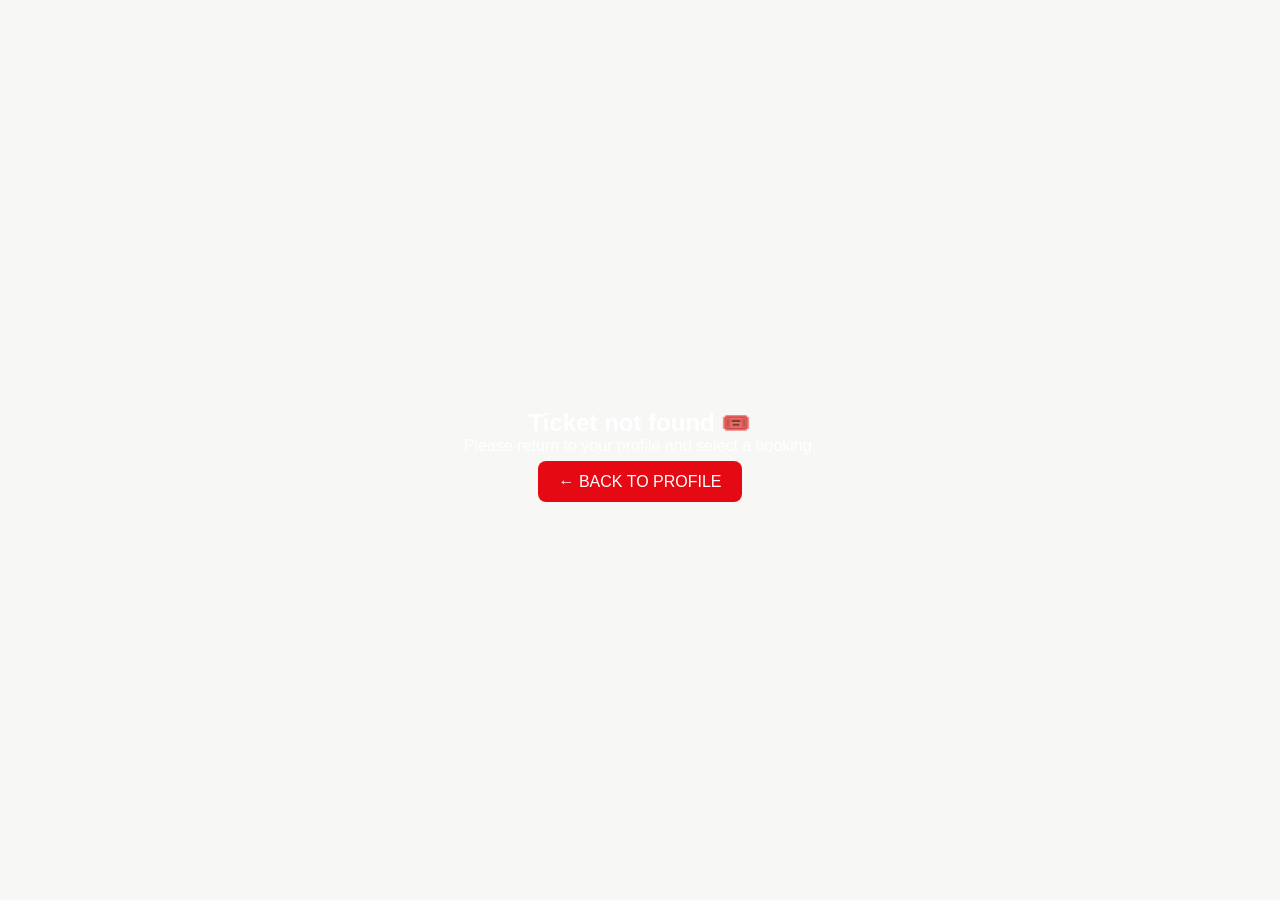
<file: cinebook/ticket.html>
<!DOCTYPE html>
<html lang="en">

<head>

    <meta charset="UTF-8">

    <meta name="viewport"
          content="width=device-width, initial-scale=1.0">

    <title>CineBook | My Ticket</title>
    <link rel="icon" type="image/png" href="assests/logos/cinebook-logo.png">

    <link rel="stylesheet" href="css/ticket.css">

</head>

<body>

    <main class="ticket-page">

        <div class="ticket-container">

            <!-- HEADER -->

            <div class="ticket-header">
                <div class="ticket-logo">
                    <img src="assests/logos/cinebook-logo.png"
                    alt="CineBook Logo"></div>

                <div class="ticket-status">
                    ✓ CONFIRMED
                </div>

            </div>


            <!-- TICKET CONTENT -->

            <div class="ticket-content">


                <!-- POSTER -->

                <img
                    id="ticketPoster"
                    class="ticket-poster"
                    src=""
                    alt="Movie Poster"
                >


                <!-- DETAILS -->

                <div class="ticket-details">

                    <span class="ticket-label">
                        MOVIE
                    </span>

                    <h1 id="ticketMovie">
                        Movie
                    </h1>


                    <div class="ticket-grid">


                        <div class="ticket-item">

                            <span class="ticket-label">
                                DATE
                            </span>

                            <strong id="ticketDate">
                                -
                            </strong>

                        </div>


                        <div class="ticket-item">

                            <span class="ticket-label">
                                SHOW TIME
                            </span>

                            <strong id="ticketTime">
                                -
                            </strong>

                        </div>


                        <div class="ticket-item">

                            <span class="ticket-label">
                                THEATRE
                            </span>

                            <strong id="ticketTheatre">
                                -
                            </strong>

                        </div>


                        <div class="ticket-item">

                            <span class="ticket-label">
                                SEATS
                            </span>

                            <strong id="ticketSeats">
                                -
                            </strong>

                        </div>

                    </div>

                </div>

            </div>


            <!-- TICKET FOOTER -->

            <div class="ticket-footer">


                <div>

                    <span class="ticket-label">
                        BOOKING ID
                    </span>

                    <strong id="ticketBookingId">
                        -
                    </strong>

                </div>


                <div class="ticket-price">

                    <span class="ticket-label">
                        TOTAL PAID
                    </span>

                    <strong id="ticketTotal">
                        ₹0
                    </strong>

                </div>

            </div>


            <!-- ACTIONS -->

            <div class="ticket-actions">

                <button
                    type="button"
                    id="printTicket"
                >
                    🖨️ PRINT TICKET
                </button>


                <button
                    type="button"
                    id="backToProfile"
                >
                    ← BACK TO PROFILE
                </button>

            </div>

        </div>

    </main>


    <script src="js/ticket.js"></script>

</body>

</html>
</file>
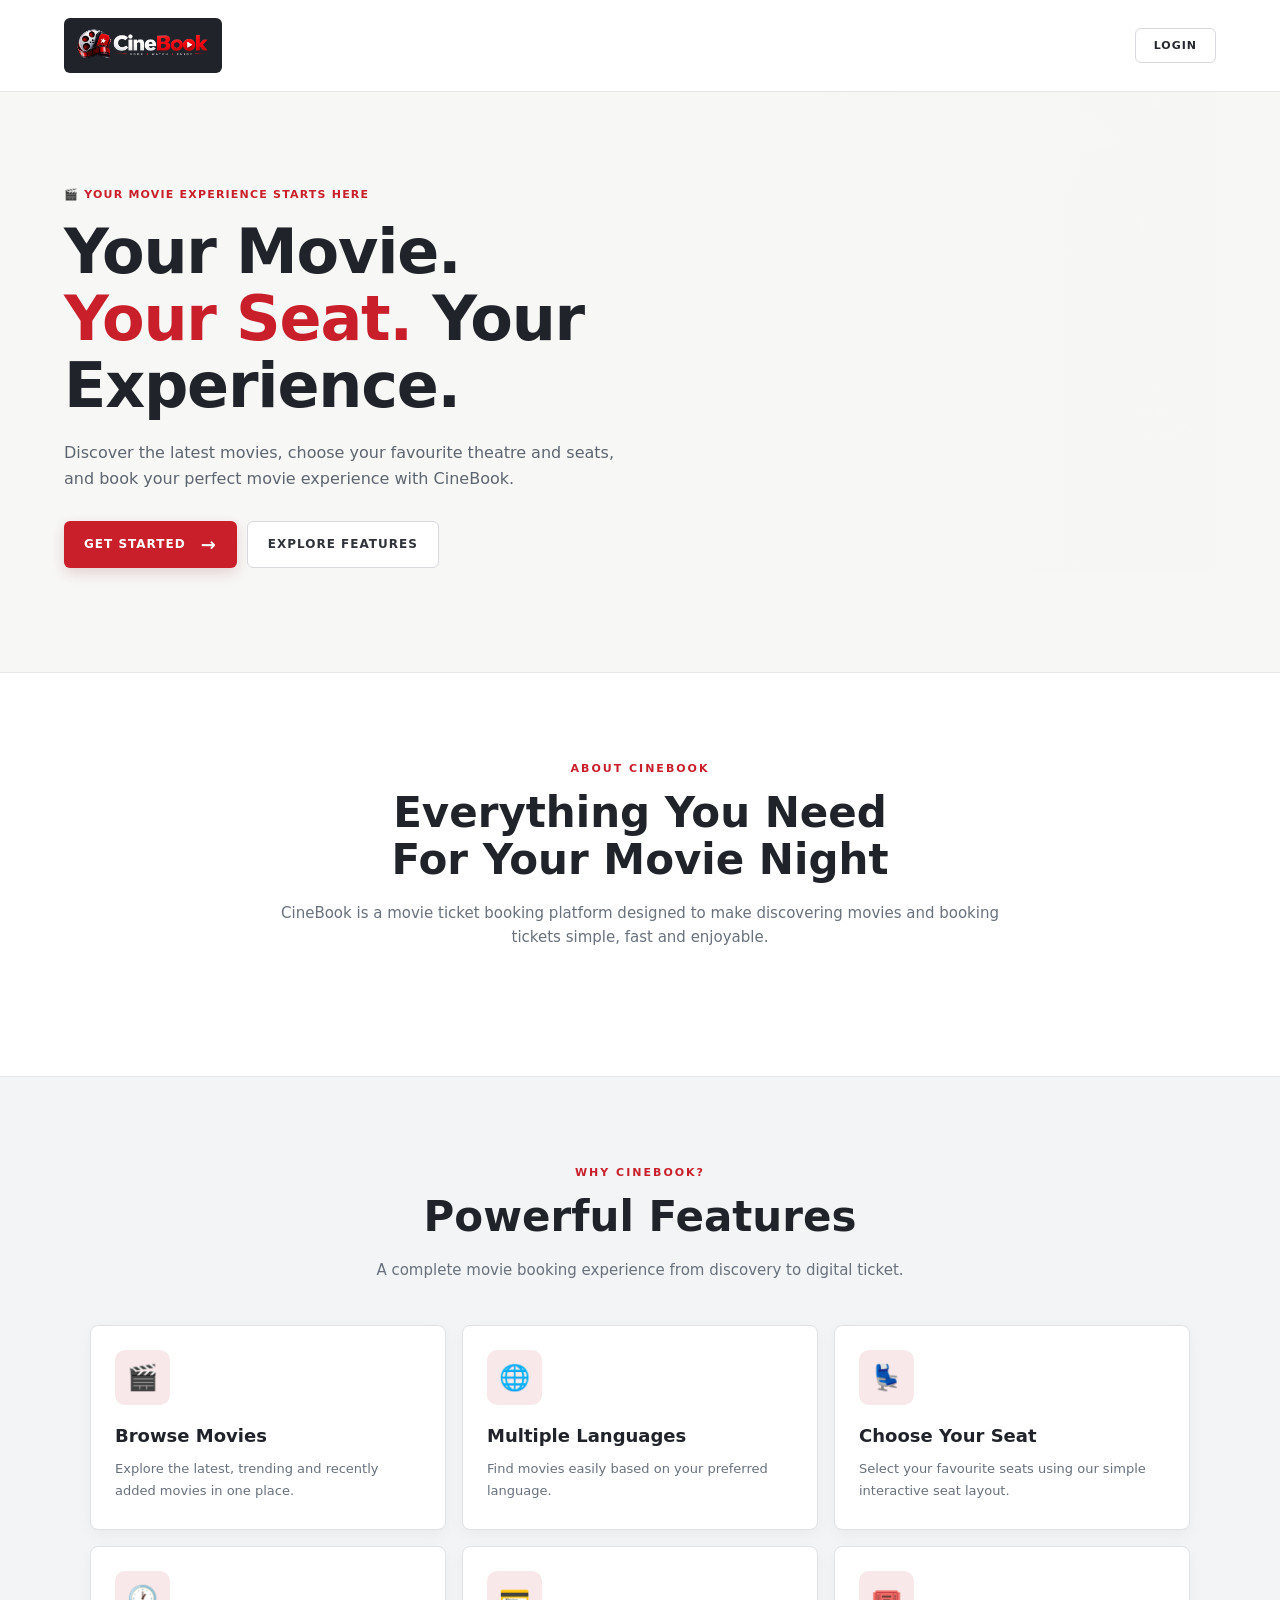
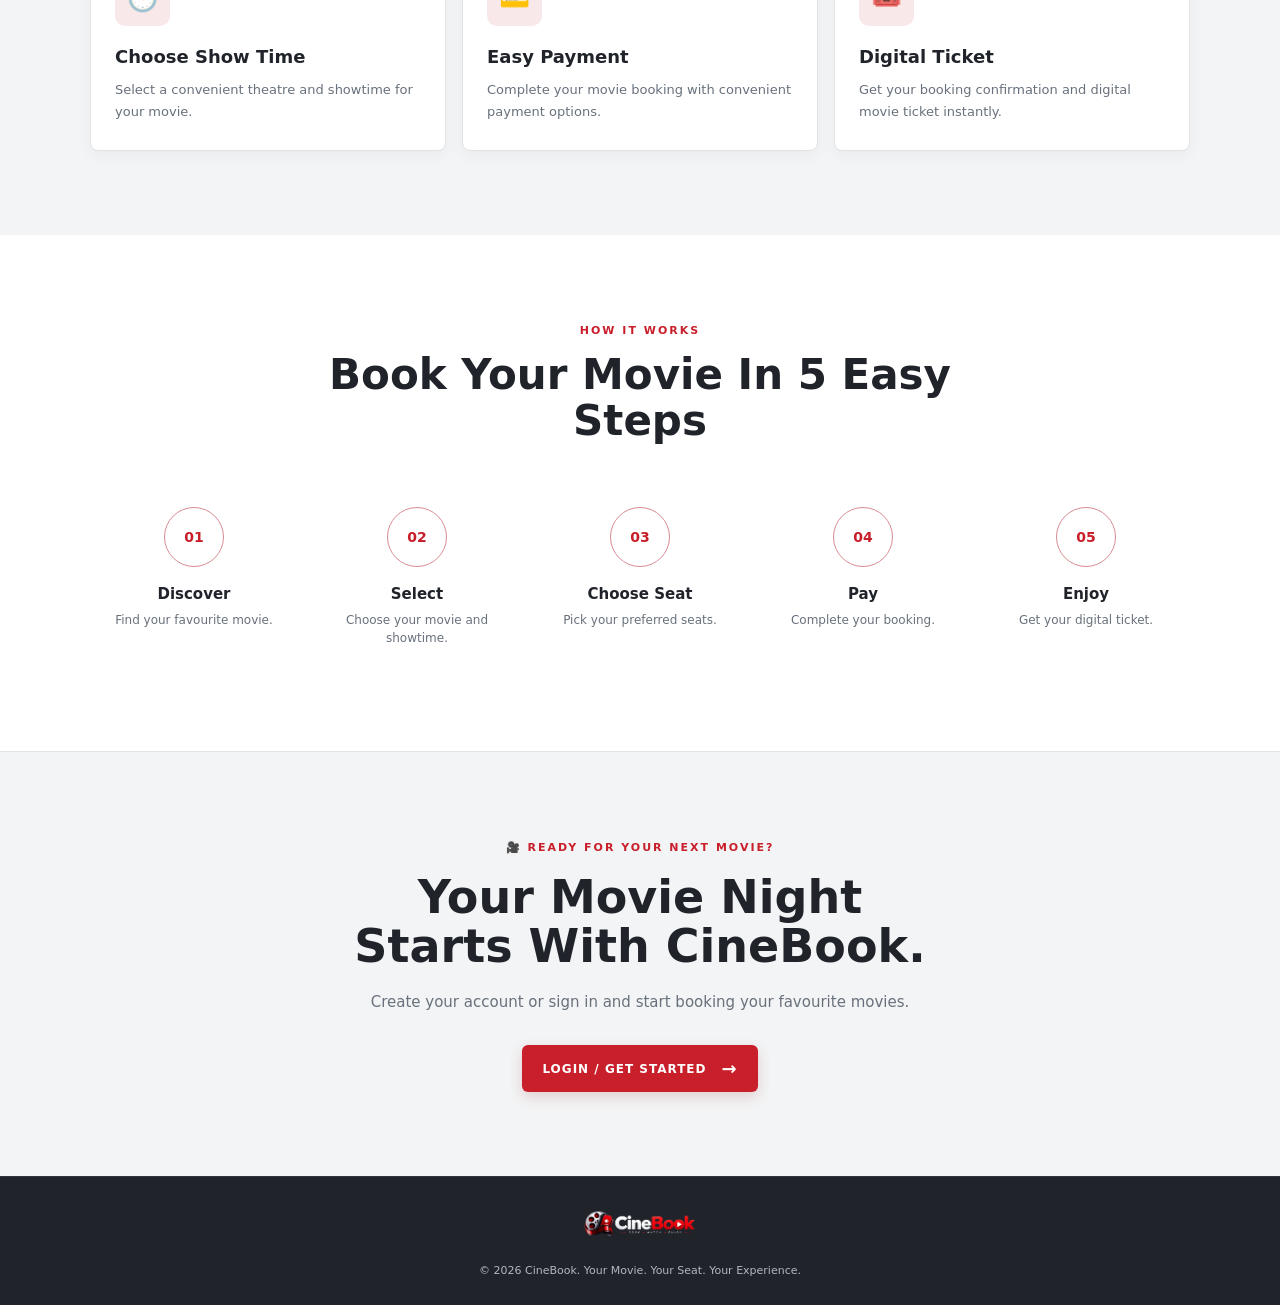
<file: cinebook/welcome.html>
<!DOCTYPE html>
<html lang="en">

<head>

    <meta charset="UTF-8">

    <meta name="viewport"
          content="width=device-width, initial-scale=1.0">

    <title>CineBook | Welcome</title>

    <link rel="icon"
          type="image/png"
          href="assests/logos/cinebook-logo.png">

    <link rel="stylesheet"
          href="css/welcome.css">

</head>


<body>

    <!-- BACKGROUND -->

    <div class="background"></div>

    <div class="background-overlay"></div>


    <!-- NAVBAR -->

    <header class="welcome-header">

        <a href="welcome.html" class="logo">

            <img
                src="assests/logos/cinebook-logo.png"
                alt="CineBook Logo">

        </a>

        <a href="login.html"
           class="header-login">

            LOGIN

        </a>

    </header>


    <!-- HERO SECTION -->

    <main>

        <section class="hero">

            <div class="hero-content">

                <span class="hero-label">
                    🎬 YOUR MOVIE EXPERIENCE STARTS HERE
                </span>

                <h1>
                    Your Movie.
                    <br>
                    <span>Your Seat.</span>
                    Your Experience.
                </h1>

                <p>
                    Discover the latest movies, choose your favourite
                    theatre and seats, and book your perfect movie
                    experience with CineBook.
                </p>


                <div class="hero-buttons">

                    <a href="login.html"
                       class="primary-button">

                        GET STARTED
                        <span>→</span>

                    </a>

                    <a href="#features"
                       class="secondary-button">

                        EXPLORE FEATURES

                    </a>

                </div>

            </div>

        </section>


        <!-- ABOUT CINEBOOK -->

        <section class="about-section">

            <div class="section-heading">

                <span>ABOUT CINEBOOK</span>

                <h2>
                    Everything You Need
                    <br>
                    For Your Movie Night
                </h2>

                <p>
                    CineBook is a movie ticket booking platform
                    designed to make discovering movies and
                    booking tickets simple, fast and enjoyable.
                </p>

            </div>

        </section>


        <!-- FEATURES -->

        <section class="features-section"
                 id="features">

            <div class="section-heading">

                <span>WHY CINEBOOK?</span>

                <h2>
                    Powerful Features
                </h2>

                <p>
                    A complete movie booking experience
                    from discovery to digital ticket.
                </p>

            </div>


            <div class="features-grid">


                <!-- FEATURE 1 -->

                <div class="feature-card">

                    <div class="feature-icon">
                        🎬
                    </div>

                    <h3>
                        Browse Movies
                    </h3>

                    <p>
                        Explore the latest, trending and
                        recently added movies in one place.
                    </p>

                </div>


                <!-- FEATURE 2 -->

                <div class="feature-card">

                    <div class="feature-icon">
                        🌐
                    </div>

                    <h3>
                        Multiple Languages
                    </h3>

                    <p>
                        Find movies easily based on your
                        preferred language.
                    </p>

                </div>


                <!-- FEATURE 3 -->

                <div class="feature-card">

                    <div class="feature-icon">
                        💺
                    </div>

                    <h3>
                        Choose Your Seat
                    </h3>

                    <p>
                        Select your favourite seats using
                        our simple interactive seat layout.
                    </p>

                </div>


                <!-- FEATURE 4 -->

                <div class="feature-card">

                    <div class="feature-icon">
                        🕐
                    </div>

                    <h3>
                        Choose Show Time
                    </h3>

                    <p>
                        Select a convenient theatre and
                        showtime for your movie.
                    </p>

                </div>


                <!-- FEATURE 5 -->

                <div class="feature-card">

                    <div class="feature-icon">
                        💳
                    </div>

                    <h3>
                        Easy Payment
                    </h3>

                    <p>
                        Complete your movie booking with
                        convenient payment options.
                    </p>

                </div>


                <!-- FEATURE 6 -->

                <div class="feature-card">

                    <div class="feature-icon">
                        🎟️
                    </div>

                    <h3>
                        Digital Ticket
                    </h3>

                    <p>
                        Get your booking confirmation and
                        digital movie ticket instantly.
                    </p>

                </div>

            </div>

        </section>


        <!-- HOW IT WORKS -->

        <section class="how-section">

            <div class="section-heading">

                <span>HOW IT WORKS</span>

                <h2>
                    Book Your Movie In 5 Easy Steps
                </h2>

            </div>


            <div class="steps">


                <div class="step">

                    <div class="step-number">
                        01
                    </div>

                    <h3>
                        Discover
                    </h3>

                    <p>
                        Find your favourite movie.
                    </p>

                </div>


                <div class="step">

                    <div class="step-number">
                        02
                    </div>

                    <h3>
                        Select
                    </h3>

                    <p>
                        Choose your movie and showtime.
                    </p>

                </div>


                <div class="step">

                    <div class="step-number">
                        03
                    </div>

                    <h3>
                        Choose Seat
                    </h3>

                    <p>
                        Pick your preferred seats.
                    </p>

                </div>


                <div class="step">

                    <div class="step-number">
                        04
                    </div>

                    <h3>
                        Pay
                    </h3>

                    <p>
                        Complete your booking.
                    </p>

                </div>


                <div class="step">

                    <div class="step-number">
                        05
                    </div>

                    <h3>
                        Enjoy
                    </h3>

                    <p>
                        Get your digital ticket.
                    </p>

                </div>

            </div>

        </section>


        <!-- FINAL CTA -->

        <section class="cta-section">

            <div class="cta-content">

                <span>
                    🎥 READY FOR YOUR NEXT MOVIE?
                </span>

                <h2>
                    Your Movie Night
                    <br>
                    Starts With CineBook.
                </h2>

                <p>
                    Create your account or sign in and
                    start booking your favourite movies.
                </p>


                <a href="login.html"
                   class="primary-button">

                    LOGIN / GET STARTED
                    <span>→</span>

                </a>

            </div>

        </section>

    </main>


    <!-- FOOTER -->

    <footer>

        <img
            src="assests/logos/cinebook-logo.png"
            alt="CineBook Logo">

        <p>
            © 2026 CineBook. Your Movie. Your Seat.
            Your Experience.
        </p>

    </footer>


    <script src="js/welcome.js"></script>

</body>

</html>
</file>
<file: cinebook/css/style.css>
/* =========================================================
   CINEBOOK - GLOBAL STYLE
========================================================= */

* {
    margin: 0;
    padding: 0;
    box-sizing: border-box;
}

html {
    scroll-behavior: smooth;
}

body {
    font-family: Arial, Helvetica, sans-serif;
    background: #070910;
    color: #ffffff;
    overflow-x: hidden;
}

a {
    color: inherit;
    text-decoration: none;
}

button,
input {
    font-family: inherit;
}

/* =========================================================
   SIDEBAR
========================================================= */

.sidebar {
    position: fixed;
    top: 0;
    left: 0;

    width: 275px;
    max-width: 275px;

    height: 100vh;
    max-height: 100vh;

    box-sizing: border-box;

    z-index: 2900;

    padding: 25px 20px;

    background: linear-gradient(
        180deg,
        #101522,
        #080b13
    );

    border-right: 1px solid rgba(255,255,255,0.08);

    box-shadow: 20px 0 60px rgba(0,0,0,0.45);

    transform: translateX(-100%);

    transition: transform 0.35s ease;

    overflow-x: hidden;
    overflow-y: auto;
}

/* MOVIES PAGE MENU OPEN */
.sidebar.active {
    transform: translateX(0);
}

/* HOMEPAGE MENU OPEN */
.sidebar.open {
    transform: translateX(0);
}

.sidebar-header {
    display: flex;
    align-items: center;

    gap: 10px;

    padding: 5px 5px 30px;

    border-bottom: 1px solid rgba(255,255,255,0.08);
}

.sidebar-logo {
    width: 150px;
    height: 45px;

    display: flex;
    align-items: center;

    overflow: hidden;
}

.sidebar-logo img {
    width: 150px !important;
    max-width: 150px !important;

    height: auto !important;

    display: block;

    object-fit: contain;
}

.sidebar-header h2 {
    font-size: 23px;
}

.sidebar-header h2 span {
    color: #e50914;
}

.close-sidebar {
    margin-left: auto;

    width: 35px;
    height: 35px;

    border: none;
    border-radius: 50%;

    background: rgba(255,255,255,0.06);

    color: white;

    font-size: 25px;

    cursor: pointer;

    transition: 0.25s;
}

.close-sidebar:hover {
    background: #e50914;
    transform: rotate(90deg);
}
.sidebar-nav {
    width: 100%;
    margin-top: 25px;

    display: flex;
    flex-direction: column;

    gap: 6px;

    box-sizing: border-box;
}

.nav-item {
    width: 100%;
    max-width: 100%;

    height: 48px;
    min-height: 48px;

    display: flex;
    align-items: center;

    gap: 15px;

    padding: 0 15px;

    margin: 0;

    box-sizing: border-box;

    border-radius: 10px;

    color: #9da5b5;

    text-decoration: none;

    transition: 0.25s;
}

.nav-item span {
    width: 25px;
    min-width: 25px;

    text-align: center;

    font-size: 19px;
}

.nav-item p {
    margin: 0;

    font-size: 14px;

    white-space: nowrap;
}

.nav-item:hover,
.nav-item.active {
    background: linear-gradient(
        90deg,
        rgba(229,9,20,0.18),
        transparent
    );

    color: white;

    transform: translateX(4px);
}
.nav-item.active {
    border-left: 3px solid #e50914;
}

.sidebar-divider {
    height: 1px;

    margin: 20px 5px;

    background: rgba(255,255,255,0.08);
}

.sidebar-bottom {
    position: absolute;

    bottom: 30px;
    left: 25px;
    right: 25px;

    padding: 15px;

    border-radius: 12px;

    text-align: center;

    background: rgba(255,255,255,0.04);

    color: #7f8898;

    font-size: 12px;
}

/* =========================================================
   SIDEBAR OVERLAY
========================================================= */

.sidebar-overlay {
    position: fixed;

    inset: 0;

    width: 100vw;
    height: 100vh;

    z-index: 2800;

    background: rgba(0,0,0,0.65);

    opacity: 0;

    visibility: hidden;

    pointer-events: none;

    transition: 0.3s ease;
}

/* BOTH HOMEPAGE AND MOVIES PAGE */
.sidebar-overlay.show,
.sidebar-overlay.active {
    opacity: 1;

    visibility: visible;

    pointer-events: auto;
}

/* =========================================================
   MAIN CONTENT
========================================================= */

.main-content {
    min-height: 100vh;
}


/* =========================================================
   TOP HEADER - HOME PAGE
========================================================= */

.top-header {
    position: sticky;

    top: 0;

    z-index: 900;

    height: 72px;

    display: flex;
    align-items: center;
    justify-content: space-between;

    gap: 25px;

    padding: 0 5%;

    background: rgba(7, 9, 16, 0.94);

    backdrop-filter: blur(18px);

    border-bottom: 1px solid rgba(255,255,255,0.08);

    box-shadow: 0 8px 30px rgba(0,0,0,0.20);
}

.header-left {
    display: flex;
    align-items: center;

    gap: 14px;

    flex-shrink: 0;
}

.menu-button {
    width: 40px;
    height: 40px;

    display: flex;
    align-items: center;
    justify-content: center;

    border: 1px solid rgba(255,255,255,0.10);

    border-radius: 9px;

    background: rgba(255,255,255,0.05);

    color: #ffffff;

    font-size: 21px;

    cursor: pointer;

    transition: 0.25s;
}

.menu-button:hover {
    background: #e50914;

    border-color: #e50914;

    transform: translateY(-1px);
}


/* =========================================================
   CINEBOOK BRAND
========================================================= */

.brand {
    display: flex;

    align-items: center;

    gap: 9px;

    text-decoration: none;

    white-space: nowrap;
}

.brand > span {
    font-size: 28px;
    line-height: 1;
}

.brand img {
    width: 155px;
    height: auto;

    display: block;

    object-fit: contain;
}

.brand strong {
    color: #ffffff;

    font-size: 27px;

    font-weight: 900;

    letter-spacing: -0.8px;
}

.brand strong span {
    color: #e50914;
}


/* =========================================================
   SEARCH
========================================================= */

.search-container {
    position: relative;

    flex: 1;

    max-width: 500px;

    height: 42px;

    display: flex;
    align-items: center;

    gap: 11px;

    padding: 0 18px;

    border-radius: 25px;

    background: rgba(255,255,255,0.055);

    border: 1px solid rgba(255,255,255,0.10);

    transition: 0.25s ease;
}

.search-container:hover {
    background: rgba(255,255,255,0.075);
}

.search-container:focus-within {
    border-color: rgba(229,9,20,0.70);

    box-shadow:
        0 0 0 3px rgba(229,9,20,0.08);
}

.search-icon {
    font-size: 16px;
    opacity: 0.75;
}

.search-container input {
    width: 100%;
    height: 100%;

    border: none;
    outline: none;

    background: transparent;

    color: #ffffff;

    font-size: 14px;
}

.search-container input::placeholder {
    color: #788193;
}


/* =========================================================
   SEARCH RESULTS
========================================================= */

.search-results {
    position: absolute;

    top: calc(100% + 10px);

    left: 0;
    right: 0;

    display: none;

    overflow: hidden;

    border-radius: 12px;

    background: rgba(17,20,29,0.98);

    border: 1px solid rgba(255,255,255,0.08);

    box-shadow: 0 20px 50px rgba(0,0,0,0.45);
}

.search-result-item {
    display: flex;
    align-items: center;

    gap: 12px;

    padding: 10px;

    border-radius: 8px;

    cursor: pointer;

    transition: 0.2s;
}

.search-result-item:hover {
    background: rgba(255,255,255,0.07);
}

.search-result-item img {
    width: 42px;
    height: 58px;

    object-fit: cover;

    border-radius: 5px;
}

.search-result-item div {
    display: flex;
    flex-direction: column;

    gap: 5px;
}

.search-result-item strong {
    font-size: 12px;
}

.search-result-item small {
    color: #7f8898;
    font-size: 10px;
}

.no-results {
    padding: 15px;

    text-align: center;

    color: #7f8898;

    font-size: 12px;
}


/* =========================================================
   HEADER RIGHT
========================================================= */

.header-right {
    display: flex;
    align-items: center;

    gap: 10px;

    flex-shrink: 0;
}

.notification-button {
    position: relative;

    width: 40px;
    height: 40px;

    display: flex;
    align-items: center;
    justify-content: center;

    border: 1px solid rgba(255,255,255,0.09);

    border-radius: 50%;

    background: rgba(255,255,255,0.05);

    color: #ffffff;

    font-size: 17px;

    cursor: pointer;

    transition: 0.25s;
}

.notification-button:hover {
    background: rgba(229,9,20,0.14);

    border-color: rgba(229,9,20,0.45);
}

.notification-button::after {
    content: "";

    position: absolute;

    top: 6px;
    right: 7px;

    width: 6px;
    height: 6px;

    border-radius: 50%;

    background: #e50914;
}

.profile-button {
    display: flex;
    align-items: center;

    gap: 10px;

    padding: 5px 8px 5px 5px;

    border-radius: 28px;

    text-decoration: none;

    transition: 0.25s;
}

.profile-button:hover {
    background: rgba(255,255,255,0.06);
}

.profile-avatar {
    width: 40px;
    height: 40px;

    display: flex;
    align-items: center;
    justify-content: center;

    border-radius: 50%;

    background: linear-gradient(
        135deg,
        #e50914,
        #8b000b
    );

    border: 2px solid rgba(255,255,255,0.10);

    color: #ffffff;

    font-size: 18px;
}

.profile-info {
    display: flex;
    flex-direction: column;

    justify-content: center;

    line-height: 1.15;
}

.profile-info span {
    color: #7e8797;

    font-size: 10px;

    text-transform: uppercase;

    letter-spacing: 0.7px;
}

.profile-info strong {
    color: #ffffff;

    font-size: 13px;

    margin-top: 3px;

    max-width: 125px;

    overflow: hidden;

    text-overflow: ellipsis;

    white-space: nowrap;
}


/* =========================================================
   HERO
========================================================= */

.hero-section {
    position: relative;

    min-height: calc(100vh - 72px);

    display: flex;
    align-items: center;

    overflow: hidden;

    padding: 100px 7% 60px;
}

.hero-background {
    position: absolute;
    inset: 0;
    z-index: 0;
    background: transparent !important;
    background-image: none !important;
    background-size: cover;
    background-position: center;
    background-repeat: no-repeat;
    animation: none;
}

.hero-background::before {
    content: "";

    position: absolute;

    right: 0;
    top: 0;

    width: 65%;
    height: 100%;

    background:
        linear-gradient(
            90deg,
            #070910,
            transparent 35%
        ),
        linear-gradient(
            180deg,
            transparent 65%,
            #070910
        );
}

.hero-gradient {
    position: absolute;

    inset: 0;

    background:
        radial-gradient(
            circle at 70% 40%,
            rgba(255,255,255,0.04),
            transparent 30%
        );
}

.hero-content {
    position: relative;
    z-index: 5;
    max-width: 600px;
    padding: 20px 0 80px;
    transform: none;
}

.hero-badge {
    display: inline-flex;

    align-items: center;

    gap: 8px;

    padding: 8px 15px;

    margin-bottom: 18px;

    color: #ffffff;

    background: rgba(220,0,0,0.25);

    border: 1px solid rgba(255,60,60,0.6);

    border-radius: 30px;

    font-size: 11px;

    font-weight: 700;

    letter-spacing: 1.5px;
}

.hero-title {
    margin: 0;

    color: #ffffff;

    font-size: clamp(48px,6vw,78px);

    line-height: 0.98;

    font-weight: 900;

    letter-spacing: -2.5px;
}

.hero-title span {
    display: block;

    margin-top: 9px;

    color: #ff2020;

    font-size: 0.48em;

    letter-spacing: 5px;
}

.hero-meta {
    display: flex;

    align-items: center;

    gap: 16px;

    margin-top: 20px;

    color: rgba(255,255,255,0.9);

    font-size: 14px;
}

.hero-meta .rating {
    color: #ffd21c;

    font-weight: 800;
}

.hero-meta span {
    position: relative;
}

.hero-meta span:not(:last-child)::after {
    content: "";

    position: absolute;

    right: -10px;

    top: 50%;

    width: 3px;
    height: 3px;

    border-radius: 50%;

    background: #687080;
}

.hero-description {
    max-width: 540px;

    margin: 20px 0 26px;

    color: rgba(255,255,255,0.82);

    font-size: 14px;

    line-height: 1.7;
}


/* =========================================================
   HERO BUTTONS
========================================================= */

.hero-buttons {
    display: flex;

    align-items: center;

    gap: 12px;

    margin-top: 10px;
}

.primary-button,
.secondary-button {
    display: inline-flex;

    align-items: center;
    justify-content: center;

    min-height: 46px;

    padding: 0 21px;

    border-radius: 7px;

    font-size: 12px;

    font-weight: 800;

    cursor: pointer;

    transition: 0.3s ease;
}

.primary-button {
    border: none;

    background: linear-gradient(
        135deg,
        #ff1b26,
        #c9000b
    );

    color: #ffffff;

    box-shadow:
        0 10px 30px rgba(229,9,20,0.3);
}

.primary-button:hover {
    transform: translateY(-3px);

    box-shadow:
        0 15px 40px rgba(229,9,20,0.45);
}

.secondary-button {
    border: 1px solid rgba(255,255,255,0.2);

    background: rgba(255,255,255,0.07);

    color: #ffffff;
}

.secondary-button:hover {
    background: rgba(255,255,255,0.14);

    transform: translateY(-3px);
}


/* =========================================================
   HERO SLIDER
========================================================= */

.hero-slide-controls {
    position: absolute;

    bottom: 60px;

    right: 7%;

    display: flex;

    gap: 8px;
}

.slide-button {
    width: 38px;
    height: 34px;

    border: 1px solid rgba(255,255,255,0.12);

    border-radius: 6px;

    background: rgba(255,255,255,0.04);

    color: #727b8b;

    cursor: pointer;

    transition: 0.25s;
}

.slide-button:hover,
.slide-button.active {
    background: #e50914;

    border-color: #e50914;

    color: #ffffff;
}


/* =========================================================
   HOME MOVIE SECTIONS
========================================================= */

.movie-section {
    position: relative;

    padding: 55px 7%;
}

.section-header {
    display: flex;

    justify-content: space-between;

    align-items: flex-end;

    margin-bottom: 22px;
}

.section-label {
    margin-bottom: 6px;

    color: #e50914;

    font-size: 10px;

    font-weight: 800;

    letter-spacing: 2px;
}

.section-header h2 {
    position: relative;

    padding-left: 14px;

    color: #ffffff;

    font-size: 25px;

    font-weight: 800;
}

.section-header h2::before {
    content: "";

    position: absolute;

    left: 0;

    top: 50%;

    width: 4px;
    height: 24px;

    border-radius: 4px;

    background: #e50914;

    transform: translateY(-50%);
}

.see-all {
    color: #8e97a7;

    font-size: 12px;

    transition: 0.2s;
}

.see-all:hover {
    color: #e50914;
}


/* =========================================================
   HOME MOVIE GRID
========================================================= */

.movie-grid {
    display: grid;

    grid-template-columns:
        repeat(5, minmax(0,1fr));

    gap: 22px;
}

.movie-card {
    position: relative;

    min-width: 0;

    overflow: hidden;

    border-radius: 14px;

    background: #10131c;

    border: 1px solid rgba(255,255,255,0.07);

    cursor: pointer;

    transition:
        transform 0.35s ease,
        border-color 0.35s ease,
        box-shadow 0.35s ease;
}

.movie-card:hover {
    transform: translateY(-8px);

    border-color: rgba(229,9,20,0.55);

    box-shadow:
        0 18px 45px rgba(0,0,0,0.45);
}

.movie-poster {
    position: relative;

    width: 100%;

    aspect-ratio: 2 / 3;

    overflow: hidden;

    background: #111622;
}

.movie-poster img {
    width: 100%;
    height: 100%;

    display: block;

    object-fit: cover;

    transition:
        transform 0.5s ease,
        filter 0.5s ease;
}

.movie-card:hover .movie-poster img {
    transform: scale(1.06);

    filter: brightness(0.55);
}

.movie-rating {
    position: absolute;

    top: 12px;
    right: 12px;

    z-index: 5;

    display: flex;

    align-items: center;

    gap: 4px;

    padding: 7px 10px;

    border-radius: 7px;

    background: rgba(0,0,0,0.82);

    border: 1px solid rgba(255,193,7,0.25);

    color: #ffd21c;

    font-size: 11px;

    font-weight: 800;
}

.movie-overlay {
    position: absolute;

    inset: 0;

    z-index: 4;

    display: flex;

    flex-direction: column;

    align-items: center;

    justify-content: center;

    gap: 12px;

    padding: 20px;

    background:
        linear-gradient(
            180deg,
            rgba(0,0,0,0.05),
            rgba(0,0,0,0.90)
        );

    opacity: 0;

    transform: translateY(10px);

    transition: 0.3s ease;
}

.movie-card:hover .movie-overlay {
    opacity: 1;

    transform: translateY(0);
}

.movie-overlay button {
    width: 52px;
    height: 52px;

    display: flex;

    align-items: center;
    justify-content: center;

    border: none;

    border-radius: 50%;

    background: #e50914;

    color: #ffffff;

    font-size: 18px;

    cursor: pointer;

    transition: 0.25s;
}

.movie-overlay button:hover {
    transform: scale(1.1);
}

.movie-overlay a {
    display: inline-flex;

    align-items: center;
    justify-content: center;

    min-width: 120px;

    padding: 11px 18px;

    border-radius: 7px;

    background: rgba(255,255,255,0.95);

    color: #090b11;

    font-size: 11px;

    font-weight: 800;
}

.movie-overlay a:hover {
    background: #e50914;

    color: #ffffff;
}

.movie-info {
    position: relative;

    z-index: 5;

    padding: 14px 14px 16px;

    background: #10131c;
}

.movie-info h3 {
    margin: 0;

    color: #ffffff;

    font-size: 15px;

    font-weight: 800;

    white-space: nowrap;

    overflow: hidden;

    text-overflow: ellipsis;
}

.movie-card:hover .movie-info h3 {
    color: #ff3038;
}

.movie-info p {
    margin-top: 7px;

    color: #7f8898;

    font-size: 11px;

    line-height: 1.5;
}


/* =========================================================
   LANGUAGE SECTION
========================================================= */

.language-section {
    padding: 55px 7%;
}

.language-grid {
    display: grid;

    grid-template-columns:
        repeat(4,1fr);

    gap: 12px;
}

.language-card {
    min-height: 125px;

    padding: 18px;

    display: flex;

    flex-direction: column;

    align-items: flex-start;

    justify-content: center;

    position: relative;

    overflow: hidden;

    border: 1px solid rgba(255,255,255,0.08);

    border-radius: 12px;

    background:
        linear-gradient(
            145deg,
            rgba(255,255,255,0.06),
            rgba(255,255,255,0.02)
        );

    color: white;

    cursor: pointer;

    transition: 0.3s;
}

.language-card:hover {
    border-color: rgba(229,9,20,0.45);

    transform: translateY(-5px);
}

.language-card span {
    color: #e50914;

    font-size: 25px;

    font-weight: 800;

    margin-bottom: 8px;
}

.language-card strong {
    font-size: 15px;
}

.language-card small {
    color: #727b8b;

    font-size: 10px;

    margin-top: 7px;
}


/* =========================================================
   FOOTER
========================================================= */

.footer {
    padding: 45px 7% 30px;

    margin-top: 30px;

    border-top: 1px solid rgba(255,255,255,0.07);

    text-align: center;

    color: #656e7d;
}

.footer-logo {
    display: flex;

    align-items: center;
    justify-content: center;

    gap: 8px;

    margin-bottom: 10px;
}

.footer-logo > span {
    color: #ffffff;

    font-size: 24px;

    font-weight: 800;
}

.footer-logo > span span {
    color: #e50914;
}

.footer p {
    font-size: 11px;
}

.footer .copyright {
    margin-top: 18px;

    color: #4f5868;
}


/* =========================================================
   =========================================================
   ALL MOVIES PAGE
   =========================================================
   ========================================================= */

.all-movies-page {
    width: 100%;

    min-height: 100vh;

    padding: 35px 18px 60px;

    background:
        radial-gradient(
            circle at 50% 0%,
            rgba(229,9,20,0.08),
            transparent 35%
        ),
        #070910;
}

.all-movies-section {
    width: 100%;

    max-width: none;

    margin: 0;

    padding: 0;
}


/* =========================================================
   ALL MOVIES HEADER
========================================================= */

.all-movies-header {
    width: 100%;

    display: flex;

    align-items: flex-end;

    justify-content: space-between;

    gap: 30px;

    margin-bottom: 28px;
}

.all-movies-header h1 {
    margin: 8px 0;

    color: #ffffff;

    font-size: clamp(34px,4vw,48px);

    font-weight: 900;

    line-height: 1.05;
}

.all-movies-subtitle {
    margin-top: 10px;

    color: #8d96a8;

    font-size: 14px;
}


/* =========================================================
   ALL MOVIES SEARCH
========================================================= */

.all-movies-search input {
    width: 300px;

    height: 44px;

    padding: 0 18px;

    border-radius: 24px;

    border: 1px solid rgba(255,255,255,0.10);

    outline: none;

    background: #151820;

    color: #ffffff;

    font-size: 13px;

    transition: 0.25s ease;
}

.all-movies-search input::placeholder {
    color: #727b8d;
}

.all-movies-search input:focus {
    border-color: #e50914;

    box-shadow:
        0 0 0 3px rgba(229,9,20,0.08);
}


/* =========================================================
   FILTER BUTTONS
========================================================= */

.movie-filters {
    display: flex;

    flex-wrap: wrap;

    gap: 10px;

    margin-bottom: 28px;
}

.filter-button {
    min-width: 70px;

    padding: 10px 20px;

    border-radius: 22px;

    border: 1px solid #303541;

    background: #151820;

    color: #9da5b5;

    cursor: pointer;

    font-size: 13px;

    transition: 0.25s ease;
}

.filter-button:hover {
    border-color: #e50914;

    color: #ffffff;
}

.filter-button.active {
    background: #e50914;

    border-color: #e50914;

    color: #ffffff;
}


/* =========================================================
   ALL MOVIES - 4 COLUMNS
========================================================= */

.all-movies-grid {
    width: 100%;

    display: grid;

    grid-template-columns:
        repeat(4,minmax(0,1fr));

    gap: 20px;

    margin: 0;
}


/* =========================================================
   ALL MOVIES CARD
========================================================= */

.all-movies-grid .movie-card {
    width: 100%;

    min-width: 0;

    overflow: hidden;

    border-radius: 14px;

    background: #11151d;

    border: 1px solid rgba(255,255,255,0.08);

    cursor: pointer;

    transition:
        transform 0.3s ease,
        border-color 0.3s ease,
        box-shadow 0.3s ease;
}

.all-movies-grid .movie-card:hover {
    transform: translateY(-8px);

    border-color: #e50914;

    box-shadow:
        0 18px 40px rgba(0,0,0,0.40);
}


/* =========================================================
   ALL MOVIES POSTER
========================================================= */

.all-movies-grid .movie-poster {
    position: relative;

    width: 100%;

    aspect-ratio: 2 / 3;

    overflow: hidden;

    background: #0c0f15;
}

.all-movies-grid .movie-poster img {
    width: 100%;
    height: 100%;

    display: block;

    object-fit: cover;

    transition:
        transform 0.4s ease,
        filter 0.4s ease;
}

.all-movies-grid .movie-card:hover
.movie-poster img {
    transform: scale(1.05);

    filter: brightness(0.55);
}


/* =========================================================
   ALL MOVIES RATING
========================================================= */

.all-movies-grid .movie-rating {
    position: absolute;

    top: 12px;
    right: 12px;

    z-index: 10;

    padding: 7px 10px;

    border-radius: 7px;

    background: rgba(0,0,0,0.85);

    border: 1px solid rgba(255,193,7,0.25);

    color: #ffd21c;

    font-size: 12px;

    font-weight: 800;
}


/* =========================================================
   ALL MOVIES OVERLAY
========================================================= */

.all-movies-grid .movie-overlay {
    position: absolute;

    inset: 0;

    z-index: 5;

    display: flex;

    flex-direction: column;

    align-items: center;

    justify-content: center;

    gap: 12px;

    padding: 20px;

    background:
        linear-gradient(
            180deg,
            rgba(0,0,0,0.05),
            rgba(0,0,0,0.90)
        );

    opacity: 0;

    transform: translateY(10px);

    transition:
        opacity 0.3s ease,
        transform 0.3s ease;
}

.all-movies-grid .movie-card:hover
.movie-overlay {
    opacity: 1;

    transform: translateY(0);
}


/* =========================================================
   ALL MOVIES BUTTONS
========================================================= */

.all-movies-grid .details-button,
.all-movies-grid .book-card-button {
    width: 100%;

    padding: 12px;

    border-radius: 8px;

    cursor: pointer;

    font-size: 11px;

    font-weight: 800;

    transition: 0.25s ease;
}

.all-movies-grid .details-button {
    border: none;

    background: #ffffff;

    color: #111111;
}

.all-movies-grid .details-button:hover {
    background: #e50914;

    color: #ffffff;

    transform: translateY(-2px);
}

.all-movies-grid .book-card-button {
    border: none;

    background: #e50914;

    color: #ffffff;
}

.all-movies-grid .book-card-button:hover {
    background: #ff1b26;

    transform: translateY(-2px);
}


/* =========================================================
   ALL MOVIES INFORMATION
========================================================= */

.all-movies-grid .movie-info {
    width: 100%;

    padding: 16px 18px 18px;

    background: #11151d;
}

.all-movies-grid .movie-info h3 {
    margin: 0;

    color: #ffffff;

    font-size: 17px;

    font-weight: 800;

    white-space: nowrap;

    overflow: hidden;

    text-overflow: ellipsis;

    transition: color 0.25s ease;
}

.all-movies-grid .movie-card:hover
.movie-info h3 {
    color: #ff3038;
}

.all-movies-grid .movie-info p {
    margin-top: 8px;

    color: #7f899b;

    font-size: 12px;
}


/* =========================================================
   NO MOVIES
========================================================= */

.no-movies {
    grid-column: 1 / -1;

    padding: 100px 20px;

    text-align: center;

    color: #ffffff;
}

.no-movies h2 {
    color: #ffffff;
}

.no-movies p {
    margin-top: 10px;

    color: #7f899b;
}


/* =========================================================
   MOVIES PAGE NAVBAR
========================================================= */

.navbar {
    width: 100%;

    min-height: 70px;

    display: flex;

    align-items: center;

    justify-content: space-between;

    padding: 12px 25px;

    background: #070910;

    border-bottom: 1px solid rgba(255,255,255,0.08);
}

.logo {
    display: flex;

    align-items: center;

    gap: 7px;

    color: #ffffff;

    font-size: 24px;

    font-weight: 900;
}

.logo span {
    color: #e50914;
}

.logo-icon {
    font-size: 24px;
}

.back-home-button {
    display: inline-flex;

    align-items: center;
    justify-content: center;

    padding: 10px 17px;

    border-radius: 8px;

    border: 1px solid #303541;

    background: #151820;

    color: #ffffff;

    font-size: 13px;

    font-weight: 700;

    transition: 0.25s ease;
}

.back-home-button:hover {
    background: #e50914;

    border-color: #e50914;

    transform: translateY(-2px);
}


/* =========================================================
   ANIMATIONS
========================================================= */

@keyframes heroZoom {
    from {
        transform: scale(1);
    }

    to {
        transform: scale(1.06);
    }
}

@keyframes heroContentIn {
    from {
        opacity: 0;

        transform: translateY(25px);
    }

    to {
        opacity: 1;

        transform: translateY(0);
    }
}


/* =========================================================
   RESPONSIVE - HOME
========================================================= */

@media (max-width: 1100px) {

    .movie-grid {
        grid-template-columns:
            repeat(4,minmax(0,1fr));
    }

    .profile-info {
        display: none;
    }
}


@media (max-width: 850px) {

    .search-container {
        max-width: 360px;
    }

    .all-movies-grid {
        grid-template-columns:
            repeat(3,minmax(0,1fr));
    }
}


@media (max-width: 800px) {

    .top-header {
        padding: 0 20px;
    }

    .brand strong {
        font-size: 22px;
    }

    .hero-section {
        min-height: 650px;

        padding-left: 6%;
        padding-right: 6%;
    }

    .hero-content {
        transform: translateY(-40px);
    }

    .hero-title {
        font-size: 50px;
    }

    .movie-grid {
        grid-template-columns:
            repeat(3,minmax(0,1fr));

        gap: 15px;
    }

    .language-grid {
        grid-template-columns:
            repeat(2,1fr);
    }
}


/* =========================================================
   RESPONSIVE - ALL MOVIES
========================================================= */

@media (max-width: 750px) {

    .all-movies-page {
        padding: 25px 15px 50px;
    }

    .all-movies-header {
        flex-direction: column;

        align-items: flex-start;
    }

    .all-movies-search {
        width: 100%;
    }

    .all-movies-search input {
        width: 100%;
    }

    .all-movies-grid {
        grid-template-columns:
            repeat(2,minmax(0,1fr));

        gap: 15px;
    }
}


/* =========================================================
   MOBILE
========================================================= */

@media (max-width: 550px) {

    .top-header {
        height: 68px;

        padding: 0 15px;

        gap: 10px;
    }

    .brand strong {
        display: none;
    }

    .notification-button {
        display: none;
    }

    .search-container {
        min-width: 0;

        height: 40px;
    }

    .hero-section {
        min-height: 600px;

        padding-top: 110px;
    }

    .hero-content {
        transform: translateY(-20px);
    }

    .hero-title {
        font-size: 42px;
    }

    .hero-description {
        font-size: 12px;
    }

    .hero-buttons {
        flex-direction: column;

        align-items: flex-start;
    }

    .primary-button,
    .secondary-button {
        width: 175px;
    }

    .movie-section,
    .language-section {
        padding-left: 5%;
        padding-right: 5%;
    }

    .movie-grid {
        grid-template-columns:
            repeat(2,minmax(0,1fr));

        gap: 12px;
    }

    .language-grid {
        grid-template-columns: 1fr;
    }

    .navbar {
        padding: 12px 15px;
    }

    .logo {
        font-size: 20px;
    }

    .back-home-button {
        padding: 9px 12px;

        font-size: 12px;
    }
}


/* =========================================================
   VERY SMALL MOBILE
========================================================= */

@media (max-width: 450px) {

    .all-movies-grid {
        grid-template-columns: 1fr;
    }

    .all-movies-header h1 {
        font-size: 30px;
    }
}
/* =========================================================
   MOVIES PAGE HEADER - LOGO + BACK BUTTON
========================================================= */

.movies-header {
    width: 100%;
    min-height: 75px;

    display: flex;
    align-items: center;
    justify-content: space-between;

    padding: 12px 30px;

    background: #070910;

    border-bottom: 1px solid rgba(255,255,255,0.08);
}

.movies-brand {
    display: flex;
    align-items: center;

    text-decoration: none;
}

.movies-brand img {
    width: 180px;
    height: auto;

    display: block;

    object-fit: contain;
}


/* =========================================================
   MOVIES PAGE CONTENT
========================================================= */

.all-movies-page {
    width: 100%;
    min-height: 100vh;

    padding: 40px 18px 60px;

    background: #070910;
}

.all-movies-section {
    width: 100%;
    max-width: none;

    margin: 0;
}


/* Heading */

.all-movies-header {
    width: 100%;

    display: flex;
    align-items: flex-end;
    justify-content: space-between;

    gap: 30px;

    margin-bottom: 28px;
}

.all-movies-header h1 {
    margin: 8px 0;

    font-size: 48px;
    line-height: 1.05;

    color: #ffffff;
}


/* =========================================================
   EXACTLY 4 MOVIES IN ONE ROW
========================================================= */

.all-movies-grid {
    width: 100%;

    display: grid;

    grid-template-columns:
        repeat(4, minmax(0, 1fr));

    gap: 20px;
}

.all-movies-grid .movie-card {
    width: 100%;
    min-width: 0;
}

.all-movies-grid .movie-poster {
    width: 100%;

    aspect-ratio: 2 / 3;

    overflow: hidden;
}

.all-movies-grid .movie-poster img {
    width: 100%;
    height: 100%;

    display: block;

    object-fit: cover;
}


/* =========================================================
   RESPONSIVE
========================================================= */

@media (max-width: 900px) {

    .all-movies-grid {
        grid-template-columns:
            repeat(3, minmax(0, 1fr));
    }

}

@media (max-width: 650px) {

    .movies-header {
        padding: 12px 18px;
    }

    .movies-brand img {
        width: 150px;
    }

    .all-movies-header {
        flex-direction: column;
        align-items: flex-start;
    }

    .all-movies-header h1 {
        font-size: 38px;
    }

    .all-movies-grid {
        grid-template-columns:
            repeat(2, minmax(0, 1fr));
    }

}

@media (max-width: 450px) {

    .all-movies-grid {
        grid-template-columns: 1fr;
    }

}
.footer-logo img {
    width: 200px;
    height: auto;
    display: block;
    margin: 0 auto 10px;
    object-fit: contain;
}

/* =========================================
   HOMEPAGE BACKGROUND ONLY
========================================= */

body:not(.movies-page-body) {
    background:
        linear-gradient(
            rgba(3, 5, 10, 0.58),
            rgba(3, 5, 10, 0.68)
        ),
        url("../assests/images/backgrounds/homepage-bg.jpg");

    background-size: cover;
    background-position: center top;
    background-repeat: no-repeat;
    background-attachment: fixed;
}

/* Keep homepage content transparent */
.main-content {
    background: transparent;
}

/* Hero uses the same homepage background */
.hero-background {
    background: transparent !important;
}

/* Remove old hero overlays */
.hero-background::before {
    display: none !important;
}

.hero-gradient {
    display: none !important;
}

/* Sections stay transparent so background is visible */
.movie-section,
.language-section,
.footer {
    background: transparent;
}

/* =========================================
   NEW CINEBOOK HERO DESIGN
========================================= */

.hero-section {
    min-height: 620px !important;
    height: 78vh !important;
    position: relative;
    display: flex !important;
    align-items: center !important;
    overflow: hidden;
}


/* HERO CONTENT */

.hero-content {
    position: relative !important;
    z-index: 5 !important;

    width: 100% !important;
    max-width: 750px !important;

    padding-left: 7% !important;
    padding-top: 20px !important;
}


/* WELCOME LABEL */

.hero-badge {
    display: inline-flex !important;

    align-items: center !important;

    padding: 9px 16px !important;

    margin-bottom: 25px !important;

    border: 1px solid rgba(229, 9, 20, .55) !important;

    border-radius: 30px !important;

    background: rgba(229, 9, 20, .10) !important;

    color: #ffffff !important;

    font-size: 11px !important;

    font-weight: 800 !important;

    letter-spacing: 1.5px !important;
}


/* BIG NEW HEADING */

.hero-title {
    max-width: 750px !important;

    margin: 0 0 25px 0 !important;

    font-size: clamp(48px, 6vw, 82px) !important;

    line-height: 1.02 !important;

    font-weight: 900 !important;

    letter-spacing: -2px !important;

    text-transform: uppercase !important;

    color: #ffffff !important;
}


/* RED PART */

.hero-title span {
    display: block !important;

    color: #e50914 !important;

    margin-top: 5px !important;
}


/* DESCRIPTION */

.hero-description {
    max-width: 600px !important;

    margin: 0 0 25px 0 !important;

    color: rgba(255,255,255,.72) !important;

    font-size: 15px !important;

    line-height: 1.8 !important;
}


/* FEATURES */

.hero-meta {
    display: flex !important;

    flex-wrap: wrap !important;

    gap: 10px !important;

    margin-bottom: 32px !important;
}

.hero-meta span {
    padding: 9px 13px !important;

    border: 1px solid rgba(255,255,255,.12) !important;

    border-radius: 6px !important;

    background: rgba(255,255,255,.05) !important;

    color: #dce0e6 !important;

    font-size: 11px !important;

    font-weight: 600 !important;

    backdrop-filter: blur(8px) !important;
}


/* BUTTON AREA */

.hero-buttons {
    display: flex !important;

    align-items: center !important;

    gap: 14px !important;

    flex-wrap: wrap !important;
}


/* PRIMARY BUTTON */

.hero-buttons .primary-button {
    padding: 15px 25px !important;

    border-radius: 7px !important;

    background: #e50914 !important;

    color: #ffffff !important;

    font-size: 12px !important;

    font-weight: 800 !important;

    text-decoration: none !important;

    transition: .3s ease !important;
}

.hero-buttons .primary-button:hover {
    background: #ff1a25 !important;

    transform: translateY(-3px) !important;
}


/* SECONDARY BUTTON */

.hero-buttons .secondary-button {
    padding: 15px 25px !important;

    border: 1px solid rgba(255,255,255,.20) !important;

    border-radius: 7px !important;

    background: rgba(255,255,255,.05) !important;

    color: #ffffff !important;

    font-size: 12px !important;

    font-weight: 800 !important;

    text-decoration: none !important;

    backdrop-filter: blur(10px) !important;

    transition: .3s ease !important;
}

.hero-buttons .secondary-button:hover {
    background: rgba(255,255,255,.12) !important;

    transform: translateY(-3px) !important;
}


/* HERO BACKGROUND */

.hero-background {
    position: absolute !important;

    inset: 0 !important;

    z-index: 0 !important;
}

.hero-gradient {
    position: absolute !important;

    inset: 0 !important;

    background:
        linear-gradient(
            90deg,
            rgba(3,5,10,.92) 0%,
            rgba(3,5,10,.78) 38%,
            rgba(3,5,10,.35) 70%,
            rgba(3,5,10,.72) 100%
        ) !important;
}


/* MOBILE */

@media (max-width: 700px) {

    .hero-section {
        min-height: 650px !important;

        height: auto !important;

        padding: 100px 0 70px !important;
    }

    .hero-content {
        padding-left: 25px !important;

        padding-right: 25px !important;
    }

    .hero-title {
        font-size: 45px !important;

        letter-spacing: -1px !important;
    }

    .hero-description {
        font-size: 14px !important;
    }

    .hero-meta {
        gap: 7px !important;
    }

}

/* =========================================================
   HOME PAGE LIGHT THEME
========================================================= */

body:has(.main-content) {
    --home-page: #f7f7f5;
    --home-surface: #ffffff;
    --home-surface-muted: #f1f2f3;
    --home-border: #e1e3e6;
    --home-text: #20242a;
    --home-muted: #68717c;
    --home-accent: #c91f2b;

    background: var(--home-page) !important;
    color: var(--home-text) !important;
    font-family: Inter, ui-sans-serif, system-ui, -apple-system, BlinkMacSystemFont, "Segoe UI", sans-serif !important;
    margin: 0;
    padding: 0;
}

html:has(.main-content) {
    margin: 0;
    padding: 0;
    background: #20242a;
}

body:has(.main-content) .top-header {
    height: 72px;
    padding: 0 5%;
    background: var(--home-surface) !important;
    border-bottom: 1px solid var(--home-border) !important;
    box-shadow: 0 3px 14px rgba(31, 35, 40, .06) !important;
    backdrop-filter: none !important;
}

body:has(.main-content) .menu-button {
    border: 1px solid #d7d9dd !important;
    border-radius: 7px !important;
    background: var(--home-surface) !important;
    color: var(--home-text) !important;
    box-shadow: none !important;
    transform: none !important;
}

body:has(.main-content) .menu-button:hover {
    background: var(--home-accent) !important;
    border-color: var(--home-accent) !important;
    color: #ffffff !important;
}

body:has(.main-content) .brand {
    padding: 4px 8px;
    border-radius: 6px;
    background: #20242a;
}

body:has(.main-content) .brand img {
    width: 142px !important;
    max-width: 142px !important;
}

body:has(.main-content) .search-container {
    height: 42px;
    border: 1px solid #d7d9dd !important;
    border-radius: 7px;
    background: var(--home-surface-muted) !important;
    color: var(--home-text) !important;
    box-shadow: none !important;
}

body:has(.main-content) .search-container:hover {
    background: #eceef0 !important;
}

body:has(.main-content) .search-container:focus-within {
    border-color: var(--home-accent) !important;
    box-shadow: 0 0 0 3px rgba(201, 31, 43, .1) !important;
}

body:has(.main-content) .search-container input {
    color: var(--home-text) !important;
}

body:has(.main-content) .search-container input::placeholder {
    color: #7c858f !important;
}

body:has(.main-content) .search-results {
    background: var(--home-surface) !important;
    border: 1px solid var(--home-border) !important;
    box-shadow: 0 14px 30px rgba(31, 35, 40, .12) !important;
}

body:has(.main-content) .search-result-item:hover,
body:has(.main-content) .profile-button:hover {
    background: var(--home-surface-muted) !important;
}

body:has(.main-content) .search-result-item strong,
body:has(.main-content) .profile-info strong {
    color: var(--home-text) !important;
}

body:has(.main-content) .search-result-item small,
body:has(.main-content) .no-results,
body:has(.main-content) .profile-info span {
    color: var(--home-muted) !important;
}

body:has(.main-content) .notification-button {
    border-color: #d7d9dd !important;
    background: var(--home-surface) !important;
    color: var(--home-text) !important;
}

body:has(.main-content) .notification-button:hover {
    background: #f8e8e9 !important;
    border-color: #d88b91 !important;
}

body:has(.main-content) .profile-avatar {
    background: var(--home-accent) !important;
    border-color: #f0c5c8 !important;
}

body:has(.main-content) .sidebar {
    padding: 22px 18px !important;
    background: var(--home-surface) !important;
    border-right: 1px solid var(--home-border) !important;
    box-shadow: 12px 0 28px rgba(31, 35, 40, .12) !important;
    backdrop-filter: none !important;
}

body:has(.main-content) .sidebar-header {
    margin-bottom: 22px;
    padding-bottom: 22px;
    border-bottom: 1px solid var(--home-border) !important;
}

body:has(.main-content) .sidebar-logo {
    padding: 4px 8px;
    border-radius: 6px;
    background: #20242a;
}

body:has(.main-content) .sidebar-nav {
    gap: 4px;
}

body:has(.main-content) .nav-item {
    min-height: 44px;
    height: 44px;
    border-radius: 7px !important;
    color: var(--home-muted) !important;
}

body:has(.main-content) .nav-item:hover,
body:has(.main-content) .nav-item.active {
    background: #f8e8e9 !important;
    color: var(--home-text) !important;
    transform: none !important;
}

body:has(.main-content) .nav-item.active {
    border-left: 3px solid var(--home-accent) !important;
}

body:has(.main-content) .close-sidebar {
    border: 1px solid #d7d9dd !important;
    border-radius: 7px !important;
    background: var(--home-surface-muted) !important;
    color: var(--home-text) !important;
}

body:has(.main-content) .close-sidebar:hover {
    background: var(--home-accent) !important;
    border-color: var(--home-accent) !important;
    color: #ffffff !important;
}

body:has(.main-content) .sidebar-divider {
    background: var(--home-border) !important;
}

body:has(.main-content) .sidebar-bottom {
    background: var(--home-surface-muted) !important;
    border: 1px solid var(--home-border) !important;
    border-radius: 8px !important;
}

body:has(.main-content) .sidebar-bottom p {
    color: var(--home-muted) !important;
}

body:has(.main-content) .hero-section {
    min-height: 500px;
    height: auto !important;
    overflow: visible;
    padding: 74px 7% 64px;
    background: var(--home-surface) !important;
}

body:has(.main-content) #trending {
    scroll-margin-top: 72px;
}

body:has(.main-content) .hero-background,
body:has(.main-content) .hero-gradient {
    background: #f1f2f3 !important;
    background-image: none !important;
}

body:has(.main-content) .hero-background::before {
    right: 0;
    width: 42%;
    background: #eceef0 !important;
    border-left: 1px solid #e1e3e6;
}

body:has(.main-content) .hero-content {
    width: 60%;
    max-width: 620px;
    padding: 20px 0 30px;
    transform: none !important;
}

body:has(.main-content) .hero-badge {
    padding: 7px 12px;
    border: 1px solid #efc5c8 !important;
    border-radius: 6px;
    background: #f8e8e9 !important;
    color: var(--home-accent) !important;
}

body:has(.main-content) .hero-title {
    color: var(--home-text) !important;
    font-size: clamp(38px, 5vw, 62px);
    line-height: 1.08;
    letter-spacing: -1.2px;
}

body:has(.main-content) .hero-title span {
    margin-top: 7px;
    color: var(--home-accent) !important;
    font-size: .48em;
    letter-spacing: 3px;
}

body:has(.main-content) .hero-description {
    max-width: 540px;
    color: var(--home-muted) !important;
    font-size: 15px;
    line-height: 1.65;
}

body:has(.main-content) .hero-meta {
    display: flex;
    flex-wrap: wrap;
    column-gap: 20px;
    row-gap: 9px;
    color: #4f5964 !important;
    font-size: 13px;
    font-weight: 600;
}

body:has(.main-content) .hero-meta span:not(:last-child)::after {
    background: #b7bdc4;
}

body:has(.main-content) .hero-meta span {
    color: #303840 !important;
    font-weight: 600 !important;
}

body:has(.main-content) .hero-buttons {
    gap: 10px;
}

body:has(.main-content) .primary-button {
    border-radius: 6px !important;
    background: var(--home-accent) !important;
    box-shadow: 0 5px 14px rgba(130, 20, 28, .16) !important;
}

body:has(.main-content) .primary-button:hover {
    background: #ad1925 !important;
    transform: translateY(-1px) !important;
    box-shadow: 0 7px 18px rgba(130, 20, 28, .2) !important;
}

body:has(.main-content) .secondary-button {
    border: 1px solid #d7d9dd !important;
    border-radius: 6px !important;
    background: var(--home-surface) !important;
    color: var(--home-text) !important;
}

body:has(.main-content) .secondary-button:hover {
    background: var(--home-surface-muted) !important;
    transform: translateY(-1px) !important;
}

body:has(.main-content) .movie-section,
body:has(.main-content) .language-section {
    padding: 58px 7%;
    background: var(--home-page) !important;
}

body:has(.main-content) .movie-section:nth-of-type(odd) {
    background: var(--home-surface) !important;
}

body:has(.main-content) .section-header {
    margin-bottom: 20px;
}

body:has(.main-content) .section-label {
    color: var(--home-accent) !important;
    font-size: 10px;
    letter-spacing: 1.5px;
}

body:has(.main-content) .section-header h2 {
    padding-left: 12px;
    color: var(--home-text) !important;
    font-size: 24px;
}

body:has(.main-content) .section-header h2::before {
    width: 3px;
    height: 22px;
    border-radius: 1px;
    background: var(--home-accent) !important;
}

body:has(.main-content) .see-all {
    color: var(--home-muted) !important;
}

body:has(.main-content) .see-all:hover {
    color: var(--home-accent) !important;
}

body:has(.main-content) .movie-grid {
    grid-template-columns: repeat(5, minmax(0, 1fr));
    gap: 18px;
}

body:has(.main-content) .movie-card {
    border: 1px solid var(--home-border) !important;
    border-radius: 8px !important;
    background: var(--home-surface) !important;
    box-shadow: 0 5px 16px rgba(31, 35, 40, .05);
    transition: border-color .18s ease, box-shadow .18s ease, transform .18s ease;
}

body:has(.main-content) .movie-card:hover {
    transform: translateY(-3px);
    border-color: #d88b91 !important;
    box-shadow: 0 10px 22px rgba(31, 35, 40, .1);
}

body:has(.main-content) .movie-poster {
    background: #e8eaec;
}

body:has(.main-content) .movie-card:hover .movie-poster img {
    transform: scale(1.03);
    filter: brightness(.72);
}

body:has(.main-content) .movie-rating {
    top: 10px;
    right: 10px;
    padding: 5px 7px;
    border: 1px solid rgba(255, 255, 255, .65);
    border-radius: 5px;
    background: rgba(32, 36, 42, .82);
    color: #ffd66b;
}

body:has(.main-content) .movie-overlay {
    gap: 10px;
    background: linear-gradient(180deg, rgba(32,36,42,.02), rgba(32,36,42,.82)) !important;
}

body:has(.main-content) .movie-overlay button {
    width: 44px;
    height: 44px;
    background: var(--home-accent) !important;
}

body:has(.main-content) .movie-info {
    padding: 13px 13px 15px;
    background: var(--home-surface) !important;
}

body:has(.main-content) .movie-info h3 {
    color: var(--home-text) !important;
    font-size: 14px;
}

body:has(.main-content) .movie-card:hover .movie-info h3 {
    color: var(--home-accent) !important;
}

body:has(.main-content) .movie-info p {
    color: var(--home-muted) !important;
}

body:has(.main-content) .language-section {
    background: var(--home-surface-muted) !important;
    padding-bottom: 28px;
}

body:has(.main-content) .language-grid {
    gap: 14px;
}

body:has(.main-content) .language-card {
    min-height: 116px;
    padding: 18px;
    border: 1px solid var(--home-border) !important;
    border-radius: 8px !important;
    background: var(--home-surface) !important;
    color: var(--home-text) !important;
    box-shadow: 0 4px 12px rgba(31, 35, 40, .04);
}

body:has(.main-content) .language-card:hover {
    border-color: #d88b91 !important;
    background: #fffafa !important;
    transform: translateY(-2px);
}

body:has(.main-content) .language-card span {
    color: var(--home-accent) !important;
}

body:has(.main-content) .language-card small {
    color: var(--home-muted) !important;
}

body:has(.main-content) .footer {
    margin-top: 0;
    padding: 36px 7% 28px;
    border-top: 1px solid #30353c;
    background: #20242a !important;
    color: #b1b7c0 !important;
}

body:has(.main-content) .footer-logo img {
    width: 120px;
}

body:has(.main-content) .footer p,
body:has(.main-content) .footer .copyright {
    color: #b1b7c0 !important;
}

body:has(.main-content) .cinebook-modal-overlay {
    background: rgba(32, 36, 42, .48) !important;
    backdrop-filter: blur(3px);
}

body:has(.main-content) .cinebook-modal-content {
    padding: 36px;
    border: 1px solid var(--home-border) !important;
    border-radius: 10px !important;
    background: var(--home-surface) !important;
    box-shadow: 0 22px 55px rgba(31, 35, 40, .2);
}

body:has(.main-content) .cinebook-modal-close {
    border: 1px solid #d7d9dd !important;
    border-radius: 6px;
    background: var(--home-surface-muted) !important;
    color: var(--home-text) !important;
}

body:has(.main-content) .cinebook-modal-close:hover {
    background: var(--home-accent) !important;
    border-color: var(--home-accent) !important;
    color: #ffffff !important;
    transform: none;
}

body:has(.main-content) .cinebook-modal-label,
body:has(.main-content) .cinebook-modal-header h2 span {
    color: var(--home-accent) !important;
}

body:has(.main-content) .cinebook-modal-header h2,
body:has(.main-content) .experience-card h3 {
    color: var(--home-text) !important;
}

body:has(.main-content) .cinebook-modal-header p,
body:has(.main-content) .experience-card p,
body:has(.main-content) .cinebook-how-it-works > span,
body:has(.main-content) .experience-steps p {
    color: var(--home-muted) !important;
}

body:has(.main-content) .experience-card {
    padding: 20px;
    border: 1px solid var(--home-border) !important;
    border-radius: 8px !important;
    background: var(--home-surface-muted) !important;
}

body:has(.main-content) .experience-card:hover {
    border-color: #d88b91 !important;
    background: #fffafa !important;
    transform: translateY(-2px);
}

body:has(.main-content) .experience-icon,
body:has(.main-content) .experience-steps strong {
    background: #f8e8e9 !important;
    color: var(--home-accent) !important;
}

body:has(.main-content) .cinebook-how-it-works {
    border-top-color: var(--home-border) !important;
}

body:has(.main-content) .cinebook-start-button {
    border-radius: 6px;
    background: var(--home-accent) !important;
}

@media (max-width: 800px) {
    body:has(.main-content) .movie-grid {
        grid-template-columns: repeat(3, minmax(0, 1fr));
    }
}

/* =========================================================
   MOVIES PAGE LIGHT THEME
========================================================= */

body.movies-page-body {
    --movies-page: #f7f7f5;
    --movies-surface: #ffffff;
    --movies-muted-surface: #f1f2f3;
    --movies-border: #e1e3e6;
    --movies-text: #20242a;
    --movies-muted: #68717c;
    --movies-accent: #c91f2b;
    background: var(--movies-page) !important;
    color: var(--movies-text) !important;
    font-family: Inter, ui-sans-serif, system-ui, -apple-system, BlinkMacSystemFont, "Segoe UI", sans-serif !important;
}

body.movies-page-body .navbar {
    min-height: 72px;
    padding: 12px 5%;
    background: var(--movies-surface) !important;
    border-bottom: 1px solid var(--movies-border) !important;
    box-shadow: 0 3px 14px rgba(31, 35, 40, .06);
}

body.movies-page-body .movies-brand {
    padding: 4px 8px;
    border-radius: 6px;
    background: #20242a;
}

body.movies-page-body .movies-brand img {
    width: 142px !important;
    max-width: 142px !important;
}

body.movies-page-body .back-home-button {
    padding: 10px 15px;
    border: 1px solid #d7d9dd;
    border-radius: 6px;
    background: var(--movies-surface);
    color: var(--movies-text);
}

body.movies-page-body .back-home-button:hover {
    background: var(--movies-accent);
    border-color: var(--movies-accent);
    color: #ffffff;
    transform: translateY(-1px);
}

body.movies-page-body .all-movies-page {
    min-height: calc(100vh - 72px);
    padding: 48px 7% 70px !important;
    background: var(--movies-page) !important;
}

body.movies-page-body .all-movies-section {
    max-width: 1180px;
    margin: 0 auto;
}

body.movies-page-body .all-movies-header {
    align-items: center;
    gap: 30px;
    margin-bottom: 28px;
}

body.movies-page-body .section-label {
    margin-bottom: 8px;
    color: var(--movies-accent) !important;
    font-size: 10px;
    letter-spacing: 1.5px;
}

body.movies-page-body .all-movies-header h1 {
    margin: 0;
    color: var(--movies-text) !important;
    font-size: clamp(32px, 4vw, 48px);
    line-height: 1.08;
}

body.movies-page-body .all-movies-subtitle {
    margin-top: 10px;
    color: var(--movies-muted) !important;
    font-size: 14px;
}

body.movies-page-body .all-movies-search {
    flex: 0 1 330px;
}

body.movies-page-body .all-movies-search input {
    width: 100%;
    height: 44px;
    padding: 0 15px;
    border: 1px solid #d7d9dd !important;
    border-radius: 6px;
    outline: none;
    background: var(--movies-surface) !important;
    color: var(--movies-text) !important;
    font-size: 13px;
    box-shadow: 0 2px 8px rgba(31, 35, 40, .03);
}

body.movies-page-body .all-movies-search input::placeholder {
    color: #7c858f !important;
}

body.movies-page-body .all-movies-search input:focus {
    border-color: var(--movies-accent) !important;
    box-shadow: 0 0 0 3px rgba(201, 31, 43, .1);
}

body.movies-page-body .movie-filters {
    gap: 8px;
    margin-bottom: 28px;
}

body.movies-page-body .filter-button {
    min-width: 70px;
    padding: 9px 16px;
    border: 1px solid #d7d9dd !important;
    border-radius: 6px;
    background: var(--movies-surface) !important;
    color: var(--movies-muted) !important;
    font-size: 12px;
}

body.movies-page-body .filter-button:hover {
    border-color: #d88b91 !important;
    color: var(--movies-accent) !important;
}

body.movies-page-body .filter-button.active {
    border-color: var(--movies-accent) !important;
    background: var(--movies-accent) !important;
    color: #ffffff !important;
}

body.movies-page-body .all-movies-grid {
    grid-template-columns: repeat(5, minmax(0, 1fr));
    gap: 18px;
}

body.movies-page-body .all-movies-grid .movie-card {
    border: 1px solid var(--movies-border) !important;
    border-radius: 8px;
    background: var(--movies-surface) !important;
    box-shadow: 0 5px 16px rgba(31, 35, 40, .05);
    transition: border-color .18s ease, box-shadow .18s ease, transform .18s ease;
}

body.movies-page-body .all-movies-grid .movie-card:hover {
    transform: translateY(-3px);
    border-color: #d88b91 !important;
    box-shadow: 0 10px 22px rgba(31, 35, 40, .1);
}

body.movies-page-body .all-movies-grid .movie-poster {
    background: #e8eaec !important;
}

body.movies-page-body .all-movies-grid .movie-card:hover .movie-poster img {
    transform: scale(1.03);
    filter: brightness(.74);
}

body.movies-page-body .all-movies-grid .movie-rating {
    top: 10px;
    right: 10px;
    padding: 5px 7px;
    border: 1px solid rgba(255, 255, 255, .65);
    border-radius: 5px;
    background: rgba(32, 36, 42, .82);
    color: #ffd66b;
}

body.movies-page-body .all-movies-grid .movie-overlay {
    gap: 10px;
    background: linear-gradient(180deg, rgba(32,36,42,.02), rgba(32,36,42,.82));
}

body.movies-page-body .all-movies-grid .details-button,
body.movies-page-body .all-movies-grid .book-card-button {
    width: 100%;
    padding: 11px;
    border-radius: 6px;
    font-size: 11px;
}

body.movies-page-body .all-movies-grid .details-button {
    background: #ffffff;
    color: var(--movies-text);
}

body.movies-page-body .all-movies-grid .details-button:hover {
    background: var(--movies-muted-surface);
    color: var(--movies-text);
    transform: translateY(-1px);
}

body.movies-page-body .all-movies-grid .book-card-button {
    background: var(--movies-accent);
}

body.movies-page-body .all-movies-grid .book-card-button:hover {
    background: #ad1925;
    transform: translateY(-1px);
}

body.movies-page-body .all-movies-grid .movie-info {
    padding: 13px 13px 15px;
    background: var(--movies-surface) !important;
}

body.movies-page-body .all-movies-grid .movie-info h3 {
    color: var(--movies-text) !important;
    font-size: 14px;
}

body.movies-page-body .all-movies-grid .movie-card:hover .movie-info h3 {
    color: var(--movies-accent) !important;
}

body.movies-page-body .all-movies-grid .movie-info p {
    margin-top: 7px;
    color: var(--movies-muted) !important;
    font-size: 11px;
}

body.movies-page-body .no-movies {
    color: var(--movies-text);
}

body.movies-page-body .no-movies p {
    color: var(--movies-muted);
}

@media (max-width: 900px) {
    body.movies-page-body .all-movies-grid {
        grid-template-columns: repeat(4, minmax(0, 1fr));
    }
}

@media (max-width: 700px) {
    body.movies-page-body .all-movies-page {
        padding: 38px 5% 55px !important;
    }

    body.movies-page-body .all-movies-header {
        flex-direction: column;
        align-items: stretch;
        gap: 18px;
    }

    body.movies-page-body .all-movies-search {
        flex-basis: auto;
    }

    body.movies-page-body .all-movies-grid {
        grid-template-columns: repeat(3, minmax(0, 1fr));
        gap: 14px;
    }
}

@media (max-width: 500px) {
    body.movies-page-body .all-movies-grid {
        grid-template-columns: repeat(2, minmax(0, 1fr));
        gap: 12px;
    }

    body.movies-page-body .all-movies-header h1 {
        font-size: 32px;
    }
}

@media (max-width: 550px) {
    body:has(.main-content) .top-header {
        padding: 0 15px;
    }

    body:has(.main-content) .hero-section {
        min-height: 510px;
        padding: 68px 5% 54px;
    }

    body:has(.main-content) .hero-content {
        width: 100%;
        padding: 18px 0 20px;
    }

    body:has(.main-content) .hero-title {
        font-size: clamp(36px, 11vw, 48px);
        letter-spacing: -.8px;
    }

    body:has(.main-content) .hero-description {
        font-size: 14px;
    }

    body:has(.main-content) .hero-buttons {
        align-items: stretch;
        flex-direction: column;
        max-width: 320px;
    }

    body:has(.main-content) .primary-button,
    body:has(.main-content) .secondary-button {
        width: 100%;
    }

    body:has(.main-content) .movie-section,
    body:has(.main-content) .language-section {
        padding: 48px 5%;
    }

    body:has(.main-content) .movie-grid {
        grid-template-columns: repeat(2, minmax(0, 1fr));
        gap: 12px;
    }

    body:has(.main-content) .section-header h2 {
        font-size: 20px;
    }

    body:has(.main-content) .see-all {
        font-size: 11px;
    }

    body:has(.main-content) .language-grid {
        grid-template-columns: repeat(2, minmax(0, 1fr));
    }

    body:has(.main-content) .language-card {
        min-height: 104px;
        padding: 14px;
    }
}
/* =========================================
   CINEBOOK EXPERIENCE POPUP
========================================= */

.cinebook-modal {
    position: fixed;
    inset: 0;
    z-index: 3000;

    display: flex;
    align-items: center;
    justify-content: center;

    padding: 25px;

    opacity: 0;
    visibility: hidden;
    pointer-events: none;

    transition:
        opacity .35s ease,
        visibility .35s ease;
}


.cinebook-modal.active {
    opacity: 1;
    visibility: visible;
    pointer-events: auto;
}


/* DARK BACKGROUND */

.cinebook-modal-overlay {
    position: absolute;
    inset: 0;

    background: rgba(0,0,0,.82);

    backdrop-filter: blur(10px);
}


/* POPUP */

.cinebook-modal-content {
    position: relative;

    width: min(1000px, 95vw);
    max-height: 90vh;

    overflow-y: auto;

    padding: 45px;

    border: 1px solid rgba(255,255,255,.12);
    border-radius: 18px;

    background:
        linear-gradient(
            145deg,
            rgba(20,23,34,.98),
            rgba(7,9,15,.98)
        );

    box-shadow:
        0 30px 100px rgba(0,0,0,.65);

    transform:
        translateY(30px)
        scale(.96);

    transition:
        transform .35s ease;

    z-index: 1;
}


.cinebook-modal.active
.cinebook-modal-content {

    transform:
        translateY(0)
        scale(1);
}


/* CLOSE BUTTON */

.cinebook-modal-close {

    position: absolute;

    top: 18px;
    right: 20px;

    width: 40px;
    height: 40px;

    border: 1px solid rgba(255,255,255,.12);
    border-radius: 10px;

    background: rgba(255,255,255,.06);

    color: #ffffff;

    font-size: 28px;

    line-height: 1;

    cursor: pointer;

    transition: .25s ease;
}


.cinebook-modal-close:hover {

    background: #e50914;

    border-color: #e50914;

    transform: rotate(90deg);
}


/* HEADER */

.cinebook-modal-header {

    max-width: 720px;

    margin:
        0 auto 35px;

    text-align: center;
}


.cinebook-modal-label {

    display: inline-block;

    margin-bottom: 12px;

    color: #e50914;

    font-size: 11px;

    font-weight: 800;

    letter-spacing: 2px;
}


.cinebook-modal-header h2 {

    margin:
        0 0 15px;

    color: #ffffff;

    font-size:
        clamp(28px, 4vw, 46px);

    line-height: 1.1;
}


.cinebook-modal-header h2 span {

    display: block;

    color: #e50914;
}


.cinebook-modal-header p {

    margin: 0;

    color: #aeb5c2;

    font-size: 14px;

    line-height: 1.7;
}


/* FEATURE GRID */

.cinebook-experience-grid {

    display: grid;

    grid-template-columns:
        repeat(3, 1fr);

    gap: 15px;
}


/* FEATURE CARD */

.experience-card {

    padding: 22px;

    border:
        1px solid rgba(255,255,255,.08);

    border-radius: 12px;

    background:
        rgba(255,255,255,.035);

    transition: .25s ease;
}


.experience-card:hover {

    transform:
        translateY(-5px);

    border-color:
        rgba(229,9,20,.45);

    background:
        rgba(229,9,20,.07);
}


/* ICON */

.experience-icon {

    width: 45px;
    height: 45px;

    display: flex;

    align-items: center;
    justify-content: center;

    margin-bottom: 14px;

    border-radius: 10px;

    background:
        rgba(229,9,20,.12);

    font-size: 22px;
}


.experience-card h3 {

    margin:
        0 0 8px;

    color: #ffffff;

    font-size: 15px;
}


.experience-card p {

    margin: 0;

    color: #7f8898;

    font-size: 12px;

    line-height: 1.6;
}


/* HOW IT WORKS */

.cinebook-how-it-works {

    margin-top: 30px;

    padding-top: 25px;

    border-top:
        1px solid rgba(255,255,255,.08);

    text-align: center;
}


.cinebook-how-it-works > span {

    color: #8f98a8;

    font-size: 10px;

    font-weight: 800;

    letter-spacing: 2px;
}


.experience-steps {

    display: flex;

    align-items: center;

    justify-content: center;

    gap: 12px;

    margin-top: 20px;
}


.experience-steps > div {

    flex: 1;

    max-width: 130px;
}


.experience-steps strong {

    display: flex;

    align-items: center;
    justify-content: center;

    width: 38px;
    height: 38px;

    margin:
        0 auto 8px;

    border-radius: 50%;

    background:
        rgba(229,9,20,.12);

    color: #e50914;

    font-size: 11px;
}


.experience-steps p {

    margin: 0;

    color: #c7ccd5;

    font-size: 11px;
}


/* START BOOKING */

.cinebook-modal-action {

    display: flex;

    justify-content: center;

    margin-top: 32px;
}


.cinebook-start-button {

    display: inline-flex;

    align-items: center;
    justify-content: center;

    min-height: 48px;

    padding:
        0 28px;

    border-radius: 8px;

    background: #e50914;

    color: #ffffff;

    text-decoration: none;

    font-size: 12px;

    font-weight: 800;

    letter-spacing: .5px;

    transition: .25s ease;
}


.cinebook-start-button:hover {

    background: #ff1b26;

    transform:
        translateY(-2px);

    box-shadow:
        0 10px 30px
        rgba(229,9,20,.25);
}


/* MOBILE */

@media (max-width: 700px) {

    .cinebook-modal {

        padding: 12px;

    }


    .cinebook-modal-content {

        padding:
            35px 20px 25px;

        max-height: 94vh;

    }


    .cinebook-experience-grid {

        grid-template-columns: 1fr;

    }


    .experience-steps {

        display: grid;

        grid-template-columns:
            repeat(2,1fr);

    }


    .experience-steps > div {

        max-width: none;

    }

}
</file>
<file: cinebook/css/login.css>
/* =========================================
   CINEBOOK LOGIN PAGE
========================================= */

* {
    margin: 0;
    padding: 0;
    box-sizing: border-box;
}

html,
body {
    width: 100%;
    min-height: 100%;
}

body {
    font-family: Inter, ui-sans-serif, system-ui, -apple-system, BlinkMacSystemFont, "Segoe UI", sans-serif;
    background: #f7f7f5;
    color: #20242a;
}


/* =========================================
   PAGE
========================================= */

.login-page {
    min-height: 100vh;

    position: relative;

    display: flex;
    align-items: center;
    justify-content: center;

    overflow: hidden;
}


/* =========================================
   BACKGROUND
========================================= */

.background {
    position: fixed;

    inset: 0;

    background: #f7f7f5;

    transform: scale(1.05);

    animation: backgroundZoom 15s ease-in-out infinite alternate;
}

.background::after {
    content: "";

    position: absolute;

    inset: 0;

    background:
        none;
}


/* =========================================
   OVERLAY
========================================= */

.background-overlay {
    position: fixed;

    inset: 0;

    background: rgba(247,247,245,.72);

    pointer-events: none;
}


/* =========================================
   LOGIN CARD
========================================= */

.login-container {
    position: relative;

    z-index: 5;

    width: 430px;

    padding: 42px;

    background: #ffffff;

    border: 1px solid #e1e3e6;

    border-radius: 10px;
    box-shadow: 0 16px 36px rgba(31,35,40,.1);

    animation: cardAppear 0.8s ease;
}


/* =========================================
   LOGO
========================================= */

.logo {
    display: flex;

    justify-content: center;
    align-items: center;

    gap: 10px;

    margin-bottom: 30px;
}

.logo-icon {
    font-size: 34px;
}

.logo h1 {
    color: #20242a;
    font-size: 31px;

    font-weight: 800;

    letter-spacing: 1px;
}

.logo h1 span {
    color: #c91f2b;
}


/* =========================================
   HEADINGS
========================================= */

.login-container h2 {
    text-align: center;

    color: #20242a;
    font-size: 28px;

    margin-bottom: 8px;
}

.welcome-text {
    text-align: center;

    color: #68717c;

    font-size: 14px;

    margin-bottom: 30px;
}


/* =========================================
   INPUTS
========================================= */

.input-group {
    margin-bottom: 20px;
}

.input-group label {
    display: block;

    color: #4f5964;

    font-size: 13px;

    margin-bottom: 8px;
}

.input-group input {
    width: 100%;

    height: 50px;

    padding: 0 15px;

    border-radius: 6px;

    border: 1px solid #d7d9dd;

    outline: none;

    background: #ffffff;

    color: #20242a;

    font-size: 14px;

    transition: 0.3s;
}

.input-group input::placeholder {
    color: #687080;
}

.input-group input:focus {
    border-color: #c91f2b;

    box-shadow: 0 0 0 3px rgba(201,31,43,.1);
}


/* =========================================
   PASSWORD
========================================= */

.password-wrapper {
    position: relative;
}

.password-wrapper input {
    padding-right: 50px;
}

.eye-button {
    position: absolute;

    right: 12px;

    top: 50%;

    transform: translateY(-50%);

    border: none;

    background: transparent;

    color: #8c94a3;

    cursor: pointer;

    font-size: 17px;

    transition: 0.2s;
}

.eye-button:hover {
    color: #20242a;
}


/* =========================================
   LOGIN OPTIONS
========================================= */

.login-options {
    display: flex;

    align-items: center;

    justify-content: space-between;

    margin: 5px 0 25px;

    font-size: 12px;
}

.remember-me {
    display: flex;

    align-items: center;

    gap: 7px;

    color: #68717c;

    cursor: pointer;
}

.remember-me input {
    accent-color: #e50914;

    cursor: pointer;
}

.forgot-password {
    color: #e50914;

    text-decoration: none;

    transition: 0.2s;
}

.forgot-password:hover {
    color: #ff4b54;
}


/* =========================================
   LOGIN BUTTON
========================================= */

.login-button {
    width: 100%;

    height: 50px;

    border: none;

    border-radius: 6px;

    background: #c91f2b;

    color: white;

    font-size: 14px;

    font-weight: 700;

    letter-spacing: 1px;

    cursor: pointer;

    transition: 0.3s;

    box-shadow: 0 7px 16px rgba(130,20,28,.16);
}

.login-button:hover {
    background: #ad1925;
    transform: translateY(-1px);

    box-shadow: 0 9px 20px rgba(130,20,28,.2);
}

.login-button:active {
    transform: scale(0.98);
}


/* =========================================
   DIVIDER
========================================= */

.divider {
    display: flex;

    align-items: center;

    gap: 12px;

    margin: 27px 0;

    color: #687080;
}

.divider span {
    height: 1px;

    flex: 1;

    background: #303746;
}

.divider p {
    font-size: 11px;

    font-weight: bold;
}


/* =========================================
   GOOGLE BUTTON
========================================= */

.google-button {
    width: 100%;

    height: 48px;

    border-radius: 6px;

    border: 1px solid #d7d9dd;

    background: #ffffff;

    color: #20242a;

    font-size: 13px;

    cursor: pointer;

    transition: 0.3s;
}

.google-button:hover {
    background: #f1f2f3;

    border-color: #bdc1c7;

    transform: translateY(-1px);
}

.google-icon {
    display: inline-flex;

    align-items: center;
    justify-content: center;

    width: 22px;
    height: 22px;

    margin-right: 8px;

    border-radius: 50%;

    background: #ffffff;

    color: #4285f4;

    font-weight: bold;
}


/* =========================================
   SIGNUP
========================================= */

.signup-text {
    text-align: center;

    margin-top: 25px;

    color: #7f8898;

    font-size: 13px;
}

.signup-text a {
    color: #e50914;

    font-weight: 600;

    text-decoration: none;

    margin-left: 4px;
}

.signup-text a:hover {
    color: #ff3d47;
}


/* =========================================
   ANIMATIONS
========================================= */

@keyframes cardAppear {

    from {
        opacity: 0;

        transform:
            translateY(35px)
            scale(0.96);
    }

    to {
        opacity: 1;

        transform:
            translateY(0)
            scale(1);
    }

}

@keyframes backgroundZoom {

    from {
        transform: scale(1.05);
    }

    to {
        transform: scale(1.12);
    }

}


/* =========================================
   MOBILE
========================================= */

@media (max-width: 600px) {

    .login-container {
        width: calc(100% - 30px);

        padding: 30px 24px;
    }

    .login-container h2 {
        font-size: 24px;
    }

    .logo h1 {
        font-size: 27px;
    }

}

@media (max-height: 700px) {

    .login-container {
        padding-top: 25px;
        padding-bottom: 25px;
    }

    .logo {
        margin-bottom: 18px;
    }

}
.logo {
    display: flex;
    justify-content: center;
    align-items: center;
    margin-bottom: 25px;
}

.logo img {
    width: 220px;
    height: auto;
    display: block;
    object-fit: contain;
}

.login-container .logo {
    padding: 4px 8px;
    border-radius: 6px;
    background: #20242a;
}
</file>
<file: cinebook/css/details.css>
/* =========================================
   CINEBOOK - MOVIE DETAILS
========================================= */

* {
    margin: 0;
    padding: 0;
    box-sizing: border-box;
}

body {
    min-height: 100vh;

    color: #20242a;

    font-family: Inter, ui-sans-serif, system-ui, -apple-system, BlinkMacSystemFont, "Segoe UI", sans-serif;

    background: #f7f7f5;
}


/* =========================================
   HEADER
========================================= */

.details-header {
    height: 80px;

    display: flex;
    align-items: center;
    justify-content: space-between;

    padding: 0 7%;

    background: #ffffff;

    border-bottom: 1px solid #e1e3e6;
    box-shadow: 0 3px 14px rgba(31, 35, 40, .06);
}


/* =========================================
   LOGO
========================================= */

.logo {
    color: #ffffff;
    text-decoration: none;

    font-size: 24px;
    font-weight: 800;
}

.logo span {
    color: #ffffff;
}

.logo strong {
    color: #e50914;
}


/* IMAGE LOGO */

.brand {
    display: flex;
    align-items: center;

    padding: 4px 8px;
    border-radius: 6px;
    background: #20242a;

    text-decoration: none;
}

.brand img {
    width: 142px;
    height: auto;

    display: block;

    object-fit: contain;
}


/* =========================================
   HEADER BACK BUTTON
========================================= */

.details-header .back-button {
    color: #20242a;
    text-decoration: none;

    padding: 10px 18px;

    border: 1px solid #d7d9dd;

    border-radius: 8px;

    background: #ffffff;

    font-size: 13px;
    font-weight: 600;

    transition: 0.3s ease;
}

.details-header .back-button:hover {
    background: #c91f2b;

    border-color: #c91f2b;

    color: #ffffff;

    transform: translateY(-1px);
}


/* =========================================
   DETAILS PAGE
========================================= */

.movie-details-page {
    min-height: calc(100vh - 80px);

    display: flex;
    align-items: center;

    padding: 64px 7% 80px;

    /* IMPORTANT:
       Keep transparent so body background is visible */
    background: #f7f7f5;
}


/* =========================================
   MOVIE CONTAINER
========================================= */

.movie-details-container {
    width: 100%;
    max-width: 1150px;

    margin: 0 auto;

    display: flex;
    align-items: stretch;

    gap: 36px;
}


/* =========================================
   POSTER
========================================= */

.details-poster {
    width: 300px;

    flex-shrink: 0;

    overflow: hidden;

    border-radius: 8px;

    border: 1px solid #e1e3e6;

    box-shadow: 0 12px 28px rgba(31, 35, 40, .12);
}

.details-poster img {
    width: 100%;
    height: 450px;

    display: block;

    object-fit: cover;

    transition: transform 0.2s ease;
}

.details-poster:hover img {
    transform: scale(1.015);
}


/* =========================================
   CONTENT
========================================= */

.details-content {
    flex: 1;
    max-width: 700px;

    padding: 34px;

    border-radius: 10px;

    background: #ffffff;

    border: 1px solid #e1e3e6;
    box-shadow: 0 12px 28px rgba(31, 35, 40, .07);
}

.details-category {
    display: inline-block;

    margin-bottom: 18px;

    color: #c91f2b;

    font-size: 12px;
    font-weight: 800;

    letter-spacing: 2px;
}

.details-content h1 {
    margin-bottom: 18px;

    color: #20242a;

    font-size: clamp(36px, 5vw, 58px);

    font-weight: 900;

    line-height: 1.08;
}


/* =========================================
   MOVIE META
========================================= */

.details-meta {
    display: flex;
    align-items: center;
    flex-wrap: wrap;

    gap: 14px;

    margin-bottom: 25px;

    color: #68717c;

    font-size: 14px;
}

.details-meta span {
    padding-right: 14px;

    border-right: 1px solid #dfe1e4;
}

.details-meta span:last-child {
    border-right: none;
}

.details-meta .rating {
    color: #b57600;

    font-weight: 800;
}


/* =========================================
   DESCRIPTION
========================================= */

.details-description {
    max-width: 600px;

    margin-bottom: 30px;

    color: #59636e;

    font-size: 15px;

    line-height: 1.7;
}


/* =========================================
   BUTTONS
========================================= */

.details-actions {
    display: flex;
    align-items: center;

    gap: 14px;
}

.book-button {
    display: inline-flex;
    align-items: center;
    justify-content: center;

    padding: 14px 25px;

    border-radius: 8px;

    background: #c91f2b;

    color: #ffffff;

    text-decoration: none;

    font-size: 13px;
    font-weight: 800;

    box-shadow: 0 6px 16px rgba(130, 20, 28, .16);

    transition:
        transform 0.18s ease,
        box-shadow 0.18s ease;
}

.book-button:hover {
    transform: translateY(-1px);

    background: #ad1925;
    box-shadow: 0 8px 18px rgba(130, 20, 28, .2);
}

.details-actions .back-button {
    display: inline-flex;
    align-items: center;
    justify-content: center;

    padding: 14px 25px;

    border: 1px solid #d7d9dd;

    border-radius: 8px;

    background: #ffffff;

    color: #20242a;

    text-decoration: none;

    font-size: 13px;
    font-weight: 700;

    transition: 0.3s ease;
}

.details-actions .back-button:hover {
    background: #f1f2f3;

    transform: translateY(-1px);
}


/* =========================================
   NO MOVIE
========================================= */

.no-movie {
    width: 100%;

    text-align: center;
}

.no-movie h2 {
    margin-bottom: 12px;

    font-size: 30px;
}

.no-movie p {
    margin-bottom: 20px;

    color: #9da5b4;
}

.no-movie a {
    color: #ffffff;

    text-decoration: none;

    padding: 12px 22px;

    background: #e50914;

    border-radius: 8px;
}


/* =========================================
   RESPONSIVE
========================================= */

@media (max-width: 800px) {

    .details-header {
        padding: 0 5%;
    }

    .movie-details-page {
        padding: 50px 5%;
    }

    .movie-details-container {
        flex-direction: column;

        align-items: flex-start;

        gap: 35px;
    }

    .details-poster {
        width: 280px;
    }

    .details-poster img {
        height: 410px;
    }

    .details-content h1 {
        font-size: 42px;
    }

    .details-content {
        width: 100%;
    }

}


@media (max-width: 500px) {

    .details-header {
        height: 70px;
    }

    .brand img {
        width: 130px;
    }

    .logo {
        font-size: 20px;
    }

    .details-header .back-button {
        padding: 8px 12px;

        font-size: 11px;
    }

    .details-poster {
        width: 100%;

        max-width: 300px;
    }

    .details-poster img {
        height: auto;

        aspect-ratio: 2 / 3;
    }

    .details-content {
        padding: 25px;
    }

    .movie-details-container {
        gap: 24px;
    }

    .details-actions {
        flex-direction: column;

        align-items: stretch;
    }

}
/* =========================================
   CINEBOOK SIDEBAR MENU
========================================= */

.menu-button {
    position: fixed;
    top: 18px;
    left: 20px;

    width: 42px;
    height: 42px;

    display: flex;
    align-items: center;
    justify-content: center;

    border: 1px solid #d7d9dd;
    border-radius: 7px;

    background: #ffffff;
    color: #20242a;

    font-size: 22px;
    cursor: pointer;

    z-index: 1000;

    backdrop-filter: blur(12px);

    transition: .3s ease;
}

.menu-button:hover {
    background: #c91f2b;
    border-color: #c91f2b;
    color: #ffffff;
    transform: translateY(-1px);
}


/* SIDEBAR */

.sidebar {
    position: fixed;

    top: 0;
    left: 0;

    width: 280px;
    height: 100vh;

    padding: 25px 18px;

    background: #ffffff;

    border-right: 1px solid #e1e3e6;

    box-shadow: 12px 0 28px rgba(31,35,40,.12);

    z-index: 1100;

    transform: translateX(-100%);

    transition: transform .35s ease;

    overflow-y: auto;
}

.sidebar.active {
    transform: translateX(0);
}


/* SIDEBAR HEADER */

.sidebar-header {
    min-height: 60px;

    display: flex;
    align-items: center;
    justify-content: space-between;

    margin-bottom: 25px;
}


/* LOGO */

.sidebar-logo {
    width: 150px;
    height: 45px;

    display: flex;
    align-items: center;

    overflow: hidden;
}

.sidebar-logo img {
    width: 150px;
    height: auto;

    display: block;

    object-fit: contain;
}


/* CLOSE BUTTON */

.close-sidebar {
    width: 35px;
    height: 35px;

    border: 1px solid #d7d9dd;
    border-radius: 7px;

    background: #f1f2f3;

    color: #20242a;

    font-size: 23px;

    cursor: pointer;

    transition: .3s ease;
}

.close-sidebar:hover {
    background: #c91f2b;
    color: #ffffff;
}


/* NAVIGATION */

.sidebar-nav {
    display: flex;
    flex-direction: column;
    gap: 7px;
}

.nav-item {
    min-height: 48px;

    display: flex;
    align-items: center;

    gap: 14px;

    padding: 0 15px;

    border-radius: 7px;

    color: #68717c;

    text-decoration: none;

    transition: .25s ease;
}

.nav-item span {
    width: 25px;

    text-align: center;

    font-size: 18px;
}

.nav-item p {
    margin: 0;

    font-size: 12px;

    font-weight: 700;
}

.nav-item:hover {
    background: #f8e8e9;

    color: #20242a;

    transform: none;
}


/* DIVIDER */

.sidebar-divider {
    height: 1px;

    margin: 15px 5px;

    background: #e1e3e6;
}


/* BOTTOM MESSAGE */

.sidebar-bottom {
    margin-top: 30px;

    padding: 18px;

    border-radius: 8px;

    background: #f1f2f3;

    border: 1px solid #e1e3e6;

    text-align: center;
}

.sidebar-bottom p {
    color: #687283;

    font-size: 10px;

    line-height: 1.5;
}


/* OVERLAY */

.sidebar-overlay {
    position: fixed;

    inset: 0;

    background: rgba(32,36,42,.28);

    opacity: 0;

    visibility: hidden;

    z-index: 1050;

    transition: .3s ease;
}

.sidebar-overlay.active {
    opacity: 1;

    visibility: visible;
}


/* MOBILE */

@media (max-width: 600px) {

    .menu-button {
        top: 17px;
        left: 15px;

        width: 40px;
        height: 40px;
    }

    .sidebar {
        width: 260px;
    }

}
</file>
<file: cinebook/css/profile.css>
/* =========================================
   CINEBOOK - PROFILE PAGE
========================================= */

* {
    margin: 0;
    padding: 0;
    box-sizing: border-box;
}

body {
    min-height: 100vh;

    color: #20242a;

    font-family: Inter, ui-sans-serif, system-ui, -apple-system, BlinkMacSystemFont, "Segoe UI", sans-serif;

    background: #f7f7f5;
}


/* =========================================
   HEADER
========================================= */

.profile-header {
    height: 78px;

    display: flex;
    align-items: center;
    justify-content: space-between;

    padding: 0 7%;

    background: #ffffff;

    border-bottom: 1px solid #e1e3e6;
    box-shadow: 0 3px 14px rgba(31,35,40,.06);

    position: sticky;
    top: 0;
    z-index: 100;
}

.profile-logo {
    color: #20242a;

    text-decoration: none;

    font-size: 24px;
    font-weight: 800;
}

.profile-logo span {
    color: #c91f2b;
}

.back-home {
    padding: 10px 17px;

    border: 1px solid #d7d9dd;

    border-radius: 6px;

    background: #ffffff;

    color: #20242a;

    text-decoration: none;

    font-size: 12px;
    font-weight: 700;

    transition: 0.3s ease;
}

.back-home:hover {
    background: #c91f2b;
    border-color: #c91f2b;
    color: #ffffff;

    transform: translateY(-1px);
}


/* =========================================
   PAGE
========================================= */

.profile-page {
    min-height: calc(100vh - 78px);

    padding: 55px 7% 80px;
}

.profile-container {
    width: 100%;
    max-width: 1050px;

    margin: 0 auto;
}


/* =========================================
   HEADING
========================================= */

.profile-heading {
    margin-bottom: 30px;
}

.profile-heading > span {
    color: #c91f2b;

    font-size: 11px;
    font-weight: 800;

    letter-spacing: 2px;
}

.profile-heading h1 {
    margin-top: 10px;

    font-size: clamp(30px, 5vw, 48px);

    color: #20242a;
    font-weight: 800;
}

.profile-heading h1 strong {
    color: #c91f2b;
}

.profile-heading p {
    margin-top: 9px;

    color: #68717c;

    font-size: 14px;
}


/* =========================================
   PROFILE CARD
========================================= */

.profile-card {
    display: flex;
    align-items: center;

    gap: 20px;

    padding: 25px;

    margin-bottom: 45px;

    border: 1px solid #e1e3e6;

    border-radius: 10px;

    background: #ffffff;

    box-shadow: 0 10px 24px rgba(31,35,40,.07);
}


/* =========================================
   AVATAR
========================================= */

.profile-avatar {
    width: 75px;
    height: 75px;

    flex-shrink: 0;

    display: flex;
    align-items: center;
    justify-content: center;

    border-radius: 50%;

    background: #c91f2b;

    color: #ffffff;

    font-size: 28px;
    font-weight: 900;

    box-shadow: 0 7px 16px rgba(130,20,28,.16);
}


/* =========================================
   PROFILE INFO
========================================= */

.profile-info {
    flex: 1;
}

.profile-info > span {
    color: #68717c;

    font-size: 9px;
    font-weight: 800;

    letter-spacing: 1.5px;
}

.profile-info h2 {
    margin-top: 6px;

    color: #20242a;
    font-size: 21px;
}

.profile-info p {
    margin-top: 5px;

    color: #68717c;

    font-size: 12px;
}


/* =========================================
   LOGOUT BUTTON
========================================= */

.logout-button {
    padding: 11px 18px;

    border: 1px solid #efc5c8;

    border-radius: 6px;

    background: #fffafa;

    color: #c91f2b;

    font-size: 10px;
    font-weight: 800;

    cursor: pointer;

    transition: 0.3s ease;
}

.logout-button:hover {
    background: #c91f2b;

    border-color: #c91f2b;

    color: #ffffff;

    transform: translateY(-1px);
}


/* =========================================
   ACCOUNT SECTION
========================================= */

.account-section {
    margin-bottom: 50px;
}

.account-section > h2 {
    margin-bottom: 18px;

    font-size: 22px;
    color: #20242a;
    font-weight: 800;
}

.account-grid {
    display: grid;

    grid-template-columns:
        repeat(2, 1fr);

    gap: 12px;
}


/* =========================================
   ACCOUNT CARD
========================================= */

.account-card {
    width: 100%;

    min-height: 85px;

    display: flex;
    align-items: center;

    gap: 15px;

    padding: 17px;

    border: 1px solid #e1e3e6;

    border-radius: 8px;

    background: #ffffff;

    color: #20242a;
    box-shadow: 0 5px 14px rgba(31,35,40,.04);

    text-align: left;

    cursor: pointer;

    transition: 0.3s ease;
}

.account-card:hover {
    border-color: #d88b91;

    background: #fffafa;

    transform: translateY(-2px);
}

.account-icon {
    width: 42px;
    height: 42px;

    flex-shrink: 0;

    display: flex;
    align-items: center;
    justify-content: center;

    border-radius: 10px;

    background: #f1f2f3;

    font-size: 19px;
}

.account-card div {
    flex: 1;

    display: flex;
    flex-direction: column;

    gap: 5px;
}

.account-card strong {
    font-size: 13px;
}

.account-card small {
    color: #68717c;

    font-size: 10px;
}

.account-card .arrow {
    color: #87909a;

    font-size: 18px;

    transition: 0.3s ease;
}

.account-card:hover .arrow {
    color: #c91f2b;

    transform: translateX(4px);
}


/* =========================================
   BOOKING HISTORY
========================================= */

.booking-history {
    margin-top: 20px;
}

.history-heading {
    margin-bottom: 18px;
}

.history-heading > div > span {
    color: #c91f2b;

    font-size: 10px;
    font-weight: 800;

    letter-spacing: 1.5px;
}

.history-heading h2 {
    margin-top: 7px;

    color: #20242a;
    font-size: 22px;
}


/* =========================================
   EMPTY BOOKINGS
========================================= */

.empty-bookings {
    padding: 50px 20px;

    text-align: center;

    border: 1px dashed #cbd0d5;

    border-radius: 8px;

    background: #ffffff;
}

.empty-bookings > div {
    font-size: 40px;

    margin-bottom: 12px;
}

.empty-bookings h3 {
    color: #20242a;
    font-size: 18px;
}

.empty-bookings p {
    margin-top: 8px;

    color: #68717c;

    font-size: 12px;
}

.empty-bookings a {
    display: inline-flex;

    margin-top: 20px;

    padding: 11px 18px;

    border-radius: 6px;

    background: #c91f2b;

    color: #ffffff;

    text-decoration: none;

    font-size: 10px;
    font-weight: 800;

    transition: 0.3s ease;
}

.empty-bookings a:hover {
    background: #ad1925;
    transform: translateY(-1px);

    box-shadow: 0 8px 18px rgba(130,20,28,.18);
}


/* =========================================
   RESPONSIVE
========================================= */

@media (max-width: 700px) {

    .profile-header {
        padding: 0 5%;
    }

    .profile-page {
        padding: 45px 5% 60px;
    }

    .account-grid {
        grid-template-columns: 1fr;
    }

    .profile-card {
        align-items: flex-start;
        flex-wrap: wrap;
    }

    .logout-button {
        width: 100%;
    }

}


@media (max-width: 480px) {

    .profile-logo {
        font-size: 20px;
    }

    .back-home {
        padding: 8px 11px;
        font-size: 10px;
    }

    .profile-card {
        padding: 20px;
    }

    .profile-avatar {
        width: 62px;
        height: 62px;

        font-size: 23px;
    }

    .profile-info h2 {
        font-size: 18px;
    }

}
/* =========================================
   BOOKING CARDS
========================================= */

.booking-history-list {
    display: flex;
    flex-direction: column;
    gap: 15px;
}

.booking-card {
    display: flex;
    align-items: center;
    gap: 18px;

    padding: 18px;

    border: 1px solid #e1e3e6;

    border-radius: 8px;

    background: #ffffff;
    box-shadow: 0 5px 14px rgba(31,35,40,.05);

    transition: 0.3s ease;
}

.booking-card:hover {
    border-color: #d88b91;

    transform: translateY(-1px);
}

.booking-poster {
    width: 90px;
    height: 125px;

    flex-shrink: 0;

    object-fit: cover;

    border: 1px solid #dfe1e4;
    border-radius: 6px;
}

.booking-details {
    flex: 1;
}

.booking-details h3 {
    margin-bottom: 9px;

    color: #20242a;
    font-size: 20px;
}

.booking-details p {
    margin-top: 5px;

    color: #68717c;

    font-size: 11px;
}

.booking-details strong {
    display: block;

    margin-top: 10px;

    color: #a36a00;

    font-size: 17px;
}

.booking-side {
    min-width: 100px;

    display: flex;
    flex-direction: column;

    align-items: flex-end;

    gap: 8px;
}

.booking-side span {
    color: #277a49;

    font-size: 9px;
    font-weight: 800;

    letter-spacing: 1px;
}

.booking-side small {
    color: #68717c;

    font-size: 10px;
}


/* =========================================
   MOBILE
========================================= */

@media (max-width: 600px) {

    .booking-card {
        align-items: flex-start;
        flex-wrap: wrap;
    }

    .booking-poster {
        width: 75px;
        height: 105px;
    }

    .booking-details h3 {
        font-size: 17px;
    }

    .booking-side {
        width: 100%;

        align-items: flex-start;
    }

}

.view-booking-ticket {
    display: inline-flex;
    align-items: center;
    justify-content: center;
    min-height: 36px;
    padding: 0 12px;
    border: 1px solid #efc5c8;
    border-radius: 6px;
    background: #fffafa;
    color: #c91f2b;
    font-size: 10px;
    font-weight: 800;
    cursor: pointer;
    transition: background-color .18s ease, border-color .18s ease, color .18s ease, transform .18s ease;
}

.view-booking-ticket:hover {
    background: #c91f2b;
    border-color: #c91f2b;
    color: #ffffff;
    transform: translateY(-1px);
}

/* Light sidebar treatment for the final menu definitions. */
.menu-button {
    border-color: #d7d9dd;
    border-radius: 7px;
    background: #ffffff;
    color: #20242a;
}

.menu-button:hover {
    background: #c91f2b;
    border-color: #c91f2b;
    color: #ffffff;
    transform: translateY(-1px);
}

.sidebar {
    background: #ffffff;
    border-right-color: #e1e3e6;
    box-shadow: 12px 0 28px rgba(31,35,40,.12);
    backdrop-filter: none;
}

.sidebar-logo {
    padding: 4px 8px;
    border-radius: 6px;
    background: #20242a;
}

.close-sidebar {
    border: 1px solid #d7d9dd;
    border-radius: 7px;
    background: #f1f2f3;
    color: #20242a;
}

.close-sidebar:hover {
    background: #c91f2b;
    color: #ffffff;
}

.sidebar .nav-item {
    border-radius: 7px;
    color: #68717c;
}

.sidebar .nav-item:hover {
    background: #f8e8e9;
    color: #20242a;
    transform: none;
}

.sidebar-divider {
    background: #e1e3e6;
}

.sidebar-bottom {
    border: 1px solid #e1e3e6;
    border-radius: 8px;
    background: #f1f2f3;
}

.sidebar-overlay {
    background: rgba(32,36,42,.28);
}

@media (max-width: 600px) {
    .view-booking-ticket {
        width: 100%;
    }
}
</file>
<file: cinebook/css/ticket.css>
/* =========================================
   CINEBOOK - DIGITAL TICKET
========================================= */

* {
    margin: 0;
    padding: 0;
    box-sizing: border-box;
}

body {
    min-height: 100vh;

    display: flex;
    align-items: center;
    justify-content: center;

    padding: 30px 15px;

    background: #f7f7f5;

    color: #20242a;

    font-family: Inter, ui-sans-serif, system-ui, -apple-system, BlinkMacSystemFont, "Segoe UI", sans-serif;
}
/* =========================================
   TICKET
========================================= */

.ticket-container {
    width: 100%;
    max-width: 850px;

    overflow: hidden;

    border-radius: 10px;

    background: #ffffff;

    border: 1px solid #e1e3e6;

    box-shadow: 0 16px 36px rgba(31,35,40,.12);
}


/* =========================================
   HEADER
========================================= */

.ticket-header {
    min-height: 80px;

    display: flex;
    align-items: center;
    justify-content: space-between;

    padding: 18px 28px;

    background: #c91f2b;
}



.ticket-status {
    padding: 8px 12px;

    border: 1px solid rgba(255, 255, 255, 0.35);

    border-radius: 6px;

    font-size: 10px;
    font-weight: 800;

    letter-spacing: 1px;
}


/* =========================================
   CONTENT
========================================= */

.ticket-content {
    display: flex;

    gap: 24px;

    padding: 28px;
}


/* =========================================
   POSTER
========================================= */

.ticket-poster {
    width: 165px;
    height: 240px;

    flex-shrink: 0;

    object-fit: cover;

    border: 1px solid #dfe1e4;
    border-radius: 8px;

    background: #f1f2f3;

    box-shadow: 0 8px 18px rgba(31,35,40,.12);
}


/* =========================================
   DETAILS
========================================= */

.ticket-details {
    flex: 1;

    padding-top: 5px;
}

.ticket-label {
    display: block;

    color: #68717c;

    font-size: 9px;
    font-weight: 800;

    letter-spacing: 1.5px;
}

.ticket-details h1 {
    margin-top: 8px;

    margin-bottom: 25px;

    color: #20242a;
    font-size: 32px;

    line-height: 1.1;
}


/* =========================================
   GRID
========================================= */

.ticket-grid {
    display: grid;

    grid-template-columns:
        repeat(2, 1fr);

    gap: 12px;
}

.ticket-item {
    padding: 15px;

    min-height: 75px;

    border-radius: 8px;

    background: #f8f9fa;

    border: 1px solid #e1e3e6;
}

.ticket-item strong {
    display: block;

    margin-top: 8px;

    color: #20242a;

    font-size: 13px;

    line-height: 1.3;
}


/* =========================================
   FOOTER
========================================= */

.ticket-footer {
    display: flex;

    align-items: center;

    justify-content: space-between;

    padding: 22px 30px;

    border-top: 1px dashed #cbd0d5;

    border-bottom: 1px solid #e1e3e6;
}

.ticket-footer > div {
    display: flex;
    flex-direction: column;

    gap: 7px;
}

.ticket-footer strong {
    font-size: 18px;

    letter-spacing: 1px;
}

.ticket-price {
    text-align: right;
}

.ticket-price strong {
    color: #a36a00;

    font-size: 22px;
}


/* =========================================
   ACTIONS
========================================= */

.ticket-actions {
    display: flex;

    gap: 12px;

    padding: 22px 30px 28px;
}

.ticket-actions button {
    flex: 1;

    min-height: 48px;

    border: none;

    border-radius: 6px;

    font-size: 11px;

    font-weight: 800;

    cursor: pointer;

    transition: 0.3s ease;
}

.ticket-actions button:first-child {
    background: #c91f2b;

    color: #ffffff;
}

.ticket-actions button:first-child:hover {
    background: #ad1925;

    transform: translateY(-1px);
}

.ticket-actions button:last-child {
    background: #ffffff;

    color: #20242a;

    border: 1px solid #d7d9dd;
}

.ticket-actions button:last-child:hover {
    background: #f1f2f3;

    transform: translateY(-1px);
}


/* =========================================
   RESPONSIVE
========================================= */

@media (max-width: 650px) {

    body {
        padding: 15px;
    }

    .ticket-header {
        padding: 18px 20px;
    }

    .ticket-logo {
        font-size: 20px;
    }

    .ticket-content {
        flex-direction: column;

        padding: 22px;
    }

    .ticket-poster {
        width: 130px;
        height: 190px;
    }

    .ticket-details h1 {
        font-size: 27px;
    }

    .ticket-grid {
        grid-template-columns: 1fr;
    }

    .ticket-footer {
        padding: 20px 22px;
    }

    .ticket-actions {
        flex-direction: column;

        padding: 20px 22px 24px;
    }

}
/* =========================================
   CINEBOOK LOGO - TICKET HEADER
========================================= */

.ticket-logo {
    display: flex;
    align-items: center;
    justify-content: flex-start;
}

.ticket-logo img {
    width: 190px;
    height: auto;
    max-height: 55px;
    display: block;
    object-fit: contain;
}
</file>
<file: cinebook/css/welcome.css>
* {
    margin: 0;
    padding: 0;
    box-sizing: border-box;
}

html {
    scroll-behavior: smooth;
}

body {
    min-height: 100vh;

    color: #20242a;

    font-family: Inter, ui-sans-serif, system-ui, -apple-system, BlinkMacSystemFont, "Segoe UI", sans-serif;

    background: #f7f7f5;

    overflow-x: hidden;
}


/* =========================================
   BACKGROUND
========================================= */

.background {
    position: absolute;

    top: 72px;
    right: 5%;
    width: 42%;
    height: 500px;

    background: url("../assests/images/backgrounds/homepage-bg.jpg") center / cover no-repeat;

    z-index: 0;
    opacity: .08;
    filter: grayscale(1);
    border-radius: 10px;
}

.background-overlay {
    position: absolute;

    top: 72px;
    right: 0;
    width: 60%;
    height: 500px;

    background: linear-gradient(90deg, #f7f7f5 0%, rgba(247,247,245,.98) 55%, rgba(247,247,245,.94) 100%);

    z-index: 1;
    pointer-events: none;
}


/* =========================================
   HEADER
========================================= */

.welcome-header {
    position: relative;

    top: 0;
    left: 0;

    width: 100%;

    padding: 18px 5%;

    display: flex;

    align-items: center;

    justify-content: space-between;

    z-index: 10;
    background: #ffffff;
    border-bottom: 1px solid #e5e6e8;
}

.logo img {
    width: 142px;

    height: auto;

    display: block;
}

.welcome-header .logo {
    display: inline-flex;
    align-items: center;
    padding: 4px 8px;
    border-radius: 6px;
    background: #20242a;
}

.header-login {
    padding: 10px 18px;

    border: 1px solid #d7d9dd;

    border-radius: 6px;

    background: #ffffff;

    color: #25282d;

    text-decoration: none;

    font-size: 11px;

    font-weight: 700;

    letter-spacing: 1px;

    transition: background-color .18s ease, border-color .18s ease, color .18s ease;
}

.header-login:hover {
    background: #c91f2b;

    border-color: #c91f2b;

    color: #ffffff;
}


/* =========================================
   HERO
========================================= */

.hero {
    min-height: 580px;

    padding: 82px 5% 96px;

    display: flex;

    align-items: center;
    position: relative;
    z-index: 2;
}

.hero-content {
    max-width: 570px;
}

.hero-label {
    display: inline-block;

    margin-bottom: 18px;

    color: #c91f2b;

    font-size: 11px;

    font-weight: 800;

    letter-spacing: 1.2px;
}

.hero h1 {
    font-size: clamp(38px, 5vw, 62px);

    line-height: 1.08;

    font-weight: 800;

    letter-spacing: -1.2px;

    margin-bottom: 20px;
}

.hero h1 span {
    color: #c91f2b;
}

.hero p {
    max-width: 610px;

    color: #5d6570;

    font-size: 16px;

    line-height: 1.65;

    margin-bottom: 28px;
}


/* BUTTONS */

.hero-buttons {
    display: flex;

    gap: 10px;

    flex-wrap: wrap;
}

.primary-button {
    display: inline-flex;

    align-items: center;

    gap: 15px;

    padding: 13px 20px;

    border-radius: 6px;

    background: #c91f2b;

    color: #fff;

    text-decoration: none;

    font-size: 12px;

    font-weight: 800;

    letter-spacing: 1px;

    transition: background-color .18s ease, transform .18s ease, box-shadow .18s ease;

    box-shadow: 0 5px 14px rgba(130, 20, 28, .16);
}

.primary-button span {
    font-size: 18px;
}

.primary-button:hover {
    background: #ad1925;

    transform: translateY(-1px);

    box-shadow: 0 7px 18px rgba(130, 20, 28, .2);
}

.secondary-button {
    display: inline-flex;

    align-items: center;

    padding: 13px 20px;

    border: 1px solid #d7d9dd;

    border-radius: 6px;

    background: #ffffff;

    color: #30343a;

    text-decoration: none;

    font-size: 12px;

    font-weight: 800;

    letter-spacing: 1px;

    transition: background-color .18s ease, border-color .18s ease, transform .18s ease;
}

.secondary-button:hover {
    background: #f0f1f3;
    border-color: #bdc1c7;

    transform: translateY(-1px);
}


/* =========================================
   COMMON SECTION
========================================= */

.about-section,
.features-section,
.how-section,
.cta-section {
    padding: 84px 5%;
}

.section-heading {
    max-width: 720px;

    margin: 0 auto 42px;

    text-align: center;
}

.section-heading > span {
    color: #c91f2b;

    font-size: 11px;

    font-weight: 800;

    letter-spacing: 2px;
}

.section-heading h2 {
    margin-top: 14px;

    font-size: clamp(28px, 4vw, 42px);

    line-height: 1.1;
}

.section-heading p {
    margin-top: 18px;

    color: #68717c;

    font-size: 15px;

    line-height: 1.65;
}


/* =========================================
   ABOUT
========================================= */

.about-section {
    background: #ffffff;

    border-top: 1px solid #e6e7e9;

    border-bottom: 1px solid #e6e7e9;
}


/* =========================================
   FEATURES
========================================= */

.features-section {
    background: #f3f4f5;
}

.features-grid {
    max-width: 1100px;

    margin: auto;

    display: grid;

    grid-template-columns:
        repeat(3, 1fr);

    gap: 16px;
}

.feature-card {
    padding: 24px;

    min-height: 205px;

    border: 1px solid #e0e2e5;

    border-radius: 8px;

    background: #ffffff;

    box-shadow: 0 5px 16px rgba(31, 35, 40, .04);
    transition: border-color .18s ease, box-shadow .18s ease, transform .18s ease;
}

.feature-card:hover {
    transform: translateY(-2px);

    border-color: #c91f2b;

    background: #ffffff;
    box-shadow: 0 8px 20px rgba(31, 35, 40, .08);
}

.feature-icon {
    width: 55px;
    height: 55px;

    display: flex;

    align-items: center;
    justify-content: center;

    border-radius: 10px;

    background: #f8e8e9;

    font-size: 25px;

    margin-bottom: 20px;
}

.feature-card h3 {
    font-size: 18px;

    margin-bottom: 12px;
}

.feature-card p {
    color: #68717c;

    font-size: 13px;

    line-height: 1.7;
}


/* =========================================
   HOW IT WORKS
========================================= */

.how-section {
    background: #ffffff;
}

.steps {
    max-width: 1100px;

    margin: auto;

    display: grid;

    grid-template-columns:
        repeat(5, 1fr);

    gap: 15px;
}

.step {
    text-align: center;

    padding: 20px 10px;
}

.step-number {
    width: 60px;
    height: 60px;

    margin: 0 auto 18px;

    display: flex;

    align-items: center;
    justify-content: center;

    border: 1px solid #d88b91;

    border-radius: 50%;

    color: #c91f2b;

    font-weight: 800;

    font-size: 14px;
}

.step h3 {
    margin-bottom: 8px;

    font-size: 15px;
}

.step p {
    color: #68717c;

    font-size: 12px;

    line-height: 1.5;
}


/* =========================================
   CTA
========================================= */

.cta-section {
    text-align: center;

    background: #f3f4f5;
    border-top: 1px solid #e2e3e5;
}

.cta-content {
    max-width: 700px;

    margin: auto;
}

.cta-content > span {
    color: #c91f2b;

    font-size: 11px;

    font-weight: 800;

    letter-spacing: 2px;
}

.cta-content h2 {
    margin: 18px 0;

    font-size: clamp(30px, 5vw, 46px);

    line-height: 1.08;
}

.cta-content p {
    color: #68717c;

    font-size: 15px;

    line-height: 1.7;

    margin-bottom: 30px;
}


/* =========================================
   FOOTER
========================================= */

footer {
    padding: 28px 20px;

    text-align: center;

    background: #20242a;

    border-top: 1px solid #30353c;
}

footer img {
    width: 120px;

    margin-bottom: 15px;
}

footer p {
    color: #b1b7c0;

    font-size: 11px;
}


/* =========================================
   RESPONSIVE
========================================= */

@media (max-width: 900px) {

    .features-grid {
        grid-template-columns:
            repeat(2, 1fr);
    }

    .steps {
        grid-template-columns:
            repeat(3, 1fr);
    }

}


@media (max-width: 600px) {

    .welcome-header {
        padding: 16px 20px;
    }

    .logo img {
        width: 124px;
    }

    .header-login {
        padding: 9px 14px;
    }

    .hero {
        min-height: 520px;
        padding: 64px 20px 70px;
    }

    .hero h1 {
        font-size: clamp(36px, 11vw, 46px);

        letter-spacing: -.8px;
    }

    .hero p {
        font-size: 15px;
    }

    .about-section,
    .features-section,
    .how-section,
    .cta-section {
        padding: 68px 20px;
    }

    .features-grid {
        grid-template-columns: 1fr;
    }

    .hero-buttons {
        align-items: stretch;
        flex-direction: column;
        max-width: 320px;
    }

    .primary-button,
    .secondary-button {
        justify-content: center;
        width: 100%;
    }

    .background {
        top: 72px;
        right: 5%;
        width: 90%;
        height: 250px;
        opacity: .05;
    }

    .background-overlay {
        top: 72px;
        width: 100%;
        height: 250px;
        background: linear-gradient(180deg, rgba(247,247,245,.98), #f7f7f5 88%);
    }

    .steps {
        grid-template-columns:
            repeat(2, 1fr);
    }

}


@media (max-width: 400px) {

    .steps {
        grid-template-columns: 1fr;
    }

}
</file>
